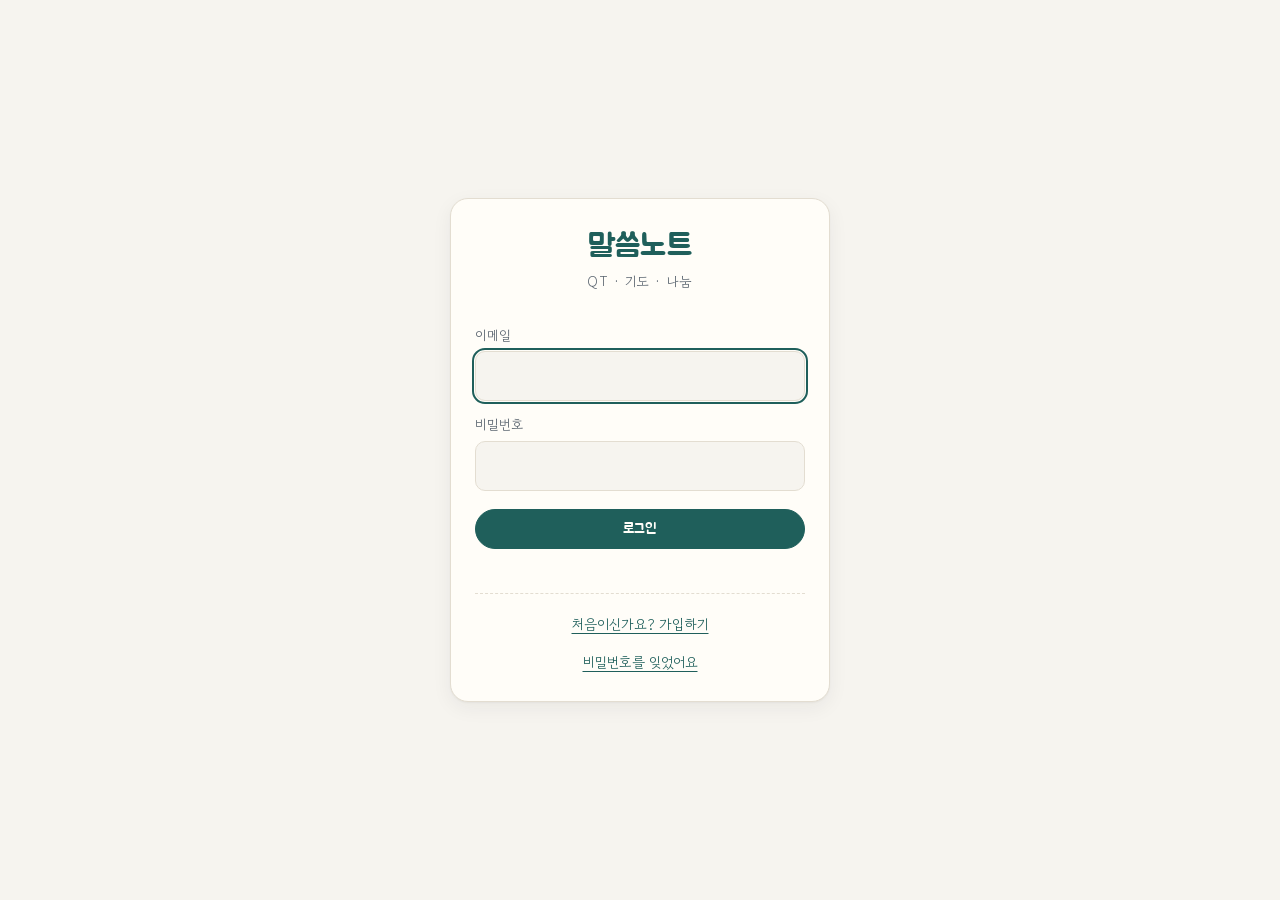
<file: index.html>
<!doctype html>
<html lang="ko" class="mnlocked"><head>
<meta charset="utf-8">
<meta name="viewport" content="width=device-width,initial-scale=1,viewport-fit=cover">
<title>말씀노트</title>
<meta name="description" content="QT · 기도노트 · 달력 · 나눔">
<meta name="theme-color" content="#1f5f5b">
<link rel="icon" href="data:image/svg+xml,%3Csvg xmlns='http://www.w3.org/2000/svg' viewBox='0 0 64 64'%3E%3Crect width='64' height='64' rx='14' fill='%231f5f5b'/%3E%3Cpath d='M18 16h12a6 6 0 0 1 6 6v28a5 5 0 0 0-5-5H18zM46 16H38a6 6 0 0 0-2 .3V50a5 5 0 0 1 5-5h5z' fill='%23fffdf8'/%3E%3C/svg%3E">
<style>:root{color-scheme:light;box-sizing:border-box;padding-top:env(safe-area-inset-top,0px);padding-bottom:env(safe-area-inset-bottom,0px)}html{scroll-padding-top:env(safe-area-inset-top,0px)}body{margin:0;padding:0;font:14px -apple-system,BlinkMacSystemFont,sans-serif;background:#fff;color:#000}img{max-width:100%}[hidden]:not([hidden=until-found i]){display:none!important}</style>
<link rel="stylesheet" href="mn.css?v=3">
<script>try{var t=localStorage.getItem("qt-theme");if(t==="dark"||t==="light")document.documentElement.setAttribute("data-theme",t);}catch(e){}</script>
</head><body>
<link rel="preconnect" href="https://fonts.googleapis.com">
<link rel="preconnect" href="https://fonts.gstatic.com" crossorigin>
<link rel="stylesheet" href="https://fonts.googleapis.com/css2?family=Gowun+Dodum&family=Jua&display=swap">
<style>
/* layout: 상단 고정 책 탭 + 테마 토글, 아래는 지적학 통합노트식 종이 노트(왼쪽 목차, 오른쪽 장 배너와 QT 블록) */
:root{
  --bg:#f6f4ef; --paper:#fffdf8; --ink:#1d2329; --sub:#5b6570; --line:#e3ddd1;
  --accent:#1f5f5b; --accent-soft:#e3efec;
  --word:#5b4a9e; --word-soft:#ece9f7; --word-line:#cfc7ee;
  --expl:#2e7d4f; --expl-soft:#e4f2e8; --expl-line:#bfe0ca;
  --med-bg:#ffffff; --med-line:#ddd6c8; --med-ink:#5b6570;
  --red:#c0362c; --red-soft:#fbe9e6; --gold:#a8741a; --gold-soft:#f8eed9; --hl:#ffe45c; --hl-ink:#1d2329;
  --sea:#cfe0ea; --sea-ink:#4f7590; --land:#f1ece0; --river:#5d93ba; --pin:#c0362c; --tribe:#3f3378;
  --coast:#8fb0c6; --hill:#e0d4ba; --plateau:#e9dfc8; --low:#e3ead2; --sand:#f3e7c8; --grid:rgba(90,110,130,.18);
  --shadow:0 1px 2px rgba(0,0,0,.04),0 6px 20px rgba(30,40,50,.06);
  --f-display:"Jua","Gowun Dodum","Apple SD Gothic Neo","Malgun Gothic",sans-serif;
  --f-body:"Gowun Dodum",system-ui,-apple-system,"Apple SD Gothic Neo","Malgun Gothic",sans-serif;
}
@media (prefers-color-scheme: dark){
  :root:not([data-theme="light"]){
    --bg:#15191d; --paper:#1d2227; --ink:#e7e3da; --sub:#9aa4ae; --line:#323a42;
    --accent:#6cc2b8; --accent-soft:#1f3634;
    --word:#c2b6f3; --word-soft:#2b2742; --word-line:#463f6b;
    --expl:#7fd6a0; --expl-soft:#1c3326; --expl-line:#2f5a40;
    --med-bg:#262c32; --med-line:#3c444c; --med-ink:#a7b0b9;
    --red:#ff7b6e; --red-soft:#3a2321; --gold:#e3b45a; --gold-soft:#3a3020; --hl:#7a6512; --hl-ink:#fff6cf;
    --sea:#18252f; --sea-ink:#7fa3bb; --land:#242a2f; --river:#5b8db3; --pin:#ff7b6e; --tribe:#d6ccff;
    --coast:#3d5a6e; --hill:#2e3439; --plateau:#2a2f33; --low:#223029; --sand:#2e2c25; --grid:rgba(160,180,200,.12);
    --shadow:none; color-scheme:dark;
  }
}
:root[data-theme="dark"]{
  --bg:#15191d; --paper:#1d2227; --ink:#e7e3da; --sub:#9aa4ae; --line:#323a42;
  --accent:#6cc2b8; --accent-soft:#1f3634;
  --word:#c2b6f3; --word-soft:#2b2742; --word-line:#463f6b;
  --expl:#7fd6a0; --expl-soft:#1c3326; --expl-line:#2f5a40;
  --med-bg:#262c32; --med-line:#3c444c; --med-ink:#a7b0b9;
  --red:#ff7b6e; --red-soft:#3a2321; --gold:#e3b45a; --gold-soft:#3a3020; --hl:#7a6512; --hl-ink:#fff6cf;
  --sea:#18252f; --sea-ink:#7fa3bb; --land:#242a2f; --river:#5b8db3; --pin:#ff7b6e; --tribe:#d6ccff;
    --coast:#3d5a6e; --hill:#2e3439; --plateau:#2a2f33; --low:#223029; --sand:#2e2c25; --grid:rgba(160,180,200,.12);
  --shadow:none; color-scheme:dark;
}
*{box-sizing:border-box}
html{scroll-behavior:smooth;scroll-padding-top:calc(var(--stickh,260px) + 12px)}
@media (prefers-reduced-motion: reduce){html{scroll-behavior:auto}}
body{margin:0;background:var(--bg);color:var(--ink);font-family:var(--f-body);line-height:1.75;font-size:16px;word-break:keep-all}
body::before{content:"";position:fixed;inset:0 0 auto;height:env(safe-area-inset-top,0px);z-index:30;background:var(--paper)}
.jua,.hero h1,.chap h2,.qt h2,.toc h4,.blk .lab,.tag,.stage b,.navbtn,.empty b{font-family:var(--f-display);font-weight:400}
h1,h2,h3{text-wrap:balance}
a{color:var(--accent)}
button,input,textarea,select{font:inherit;color:inherit}
:focus-visible{outline:2px solid var(--accent);outline-offset:2px}

/* top nav */
.topnav{position:sticky;isolation:isolate;top:env(safe-area-inset-top,0px);z-index:20;background:var(--paper);border-bottom:1px solid var(--line)}
.topnav .in{max-width:1200px;margin:0 auto;padding-block:8px;padding-left:max(16px,env(safe-area-inset-left,0px));padding-right:max(16px,env(safe-area-inset-right,0px));display:flex;align-items:center;gap:10px}
.brand{font-family:var(--f-display);color:var(--accent);font-size:17px;white-space:nowrap}
.bookbtn{display:inline-flex;align-items:center;gap:6px;border:1px solid var(--accent);background:var(--accent);color:var(--paper);padding:5px 12px 5px 15px;border-radius:999px;font-family:var(--f-display);font-size:16px;cursor:pointer;white-space:nowrap}
.bookbtn:hover{filter:brightness(1.08)}
.bookbtn svg{width:15px;height:15px;transition:transform .2s}
.bookbtn[aria-expanded="true"] svg{transform:rotate(180deg)}
.navsp{flex:1 1 auto}
.navsearch{position:relative;flex:0 1 260px;min-width:0}
.navsearch input{width:100%;border:1px solid var(--line);background:var(--bg);color:var(--ink);padding:7px 12px 7px 34px;border-radius:999px;font-size:14px}
.navsearch svg{position:absolute;left:11px;top:50%;transform:translateY(-50%);width:16px;height:16px;color:var(--sub);pointer-events:none}
.navsearch .cnt{position:absolute;right:12px;top:50%;transform:translateY(-50%);font-size:12px;color:var(--sub);pointer-events:none;font-variant-numeric:tabular-nums;background:var(--bg);padding-left:4px}
.navprog{display:flex;align-items:center;gap:8px;font-size:13px;color:var(--sub);white-space:nowrap;font-variant-numeric:tabular-nums}
.navprog .bar{width:96px;height:8px;background:var(--line);border-radius:99px;overflow:hidden;flex:0 0 auto}
.navprog .bar i{display:block;height:100%;width:0;background:var(--accent);transition:width .4s}
.navprog b{color:var(--ink);font-weight:700}
.iconbtn{flex:0 0 auto;width:38px;height:38px;border-radius:50%;border:1px solid var(--line);background:var(--bg);color:var(--ink);display:inline-flex;align-items:center;justify-content:center;cursor:pointer}
.iconbtn:hover{border-color:var(--accent)}
.iconbtn svg{width:19px;height:19px}
.navbrk{display:none}
@media (max-width:760px){
  .topnav .in{flex-wrap:wrap;row-gap:8px}
  .navsp{display:none}
  .themewrap{order:3;margin-left:auto}
  .navbrk{display:block;order:4;flex-basis:100%;height:0}
  .navprog{order:5;flex:0 1 auto}
  .navprog .lbl{display:none}
  .navprog .bar{width:64px}
  .navsearch{order:6;flex:1 1 140px}
}
.bookmenu{position:absolute;left:0;right:0;top:100%;z-index:25;background:var(--paper);border-bottom:1px solid var(--line);box-shadow:0 12px 30px rgba(0,0,0,.12);max-height:min(70vh,620px);overflow:auto}
.bookmenu .in2{max-width:1200px;margin:0 auto;padding-block:12px 16px;padding-left:max(16px,env(safe-area-inset-left,0px));padding-right:max(16px,env(safe-area-inset-right,0px))}
.bookmenu h5{margin:10px 0 6px;font-family:var(--f-display);font-weight:400;font-size:15px;color:var(--accent)}
.bookmenu .grid{display:grid;grid-template-columns:repeat(auto-fill,minmax(122px,1fr));gap:6px}
.bk{display:flex;align-items:center;justify-content:space-between;gap:4px;border:1px solid var(--line);background:var(--bg);color:var(--ink);border-radius:10px;padding:6px 10px;font-size:14.5px;cursor:pointer;text-align:left;min-width:0}
.bk:hover{border-color:var(--accent)}
.bk span{overflow:hidden;text-overflow:ellipsis;white-space:nowrap}
.bk small{flex:0 0 auto;font-size:11.5px;color:var(--accent);background:var(--accent-soft);border-radius:999px;padding:0 6px;font-variant-numeric:tabular-nums}
.bk[aria-current="true"]{background:var(--accent);border-color:var(--accent);color:var(--paper)}
.bk[aria-current="true"] small{background:var(--paper);color:var(--accent)}
.bookmenu .note{font-size:12.5px;color:var(--sub);margin-top:10px}

.heroband{position:sticky;top:calc(var(--navh,56px) + env(safe-area-inset-top,0px));z-index:15;background:var(--bg);border-bottom:1px solid var(--line)}
header.hero{max-width:1200px;margin:0 auto;padding-block:16px 12px;padding-left:max(16px,env(safe-area-inset-left,0px));padding-right:max(16px,env(safe-area-inset-right,0px));display:grid;grid-template-columns:minmax(0,1fr) minmax(280px,440px);gap:12px 28px;align-items:end}
.hero .eyebrow{color:var(--accent);font-size:13.5px;font-weight:700;letter-spacing:.04em}
.hero h1{font-size:clamp(26px,3.6vw,38px);line-height:1.2;margin:2px 0 4px}
.hero p{color:var(--sub);margin:0;max-width:640px;font-size:15px}
.hero .titlerow{display:flex;align-items:center;gap:10px 16px;flex-wrap:wrap}
.tabs{display:inline-flex;gap:4px;margin-top:0;padding:4px;border:1px solid var(--line);border-radius:999px;background:var(--paper)}
.tabs button{border:0;background:transparent;color:var(--sub);padding:6px 16px;border-radius:999px;font-family:var(--f-display);font-size:15px;cursor:pointer;white-space:nowrap}
.tabs button:hover{color:var(--ink)}
.tabs button[aria-selected="true"]{background:var(--accent);color:var(--paper)}
.chpanel{min-width:0;background:var(--paper);border:1px solid var(--line);border-radius:14px;padding:10px 12px}
.chhead{display:flex;align-items:baseline;gap:8px 12px;flex-wrap:wrap;margin-bottom:8px}
.chhead b{font-family:var(--f-display);font-weight:400;color:var(--accent);font-size:15px}
.chpanel .chlegend{margin:0;gap:10px;font-size:12px}
.chpanel .chaps{grid-template-columns:repeat(auto-fill,minmax(28px,1fr));gap:5px;max-height:calc(3 * 30px + 2 * 5px);overflow:auto;padding:1px}
.chpanel .ch{font-size:13px;border-radius:7px;min-height:28px}
@media (max-width:760px){
  header.hero{grid-template-columns:1fr;padding-block:10px 10px;gap:8px}
  .hero .eyebrow,.hero p{display:none}
  .hero .titlerow{display:flex;align-items:center;gap:10px;flex-wrap:wrap}
  .hero h1{font-size:24px;margin:0}
  .tabs{margin-top:0}
  .tabs button{padding:5px 12px;font-size:14px}
  .chpanel{padding:8px 10px}
  .chhead{margin-bottom:6px}
  .chpanel .chaps{display:grid;grid-auto-flow:column;grid-template-rows:28px;grid-template-columns:none;grid-auto-columns:28px;max-height:none;overflow-x:auto;overflow-y:hidden;padding-bottom:4px}
}
.btn{border:1px solid var(--line);background:var(--paper);color:var(--ink);padding:7px 14px;border-radius:999px;font-size:14px;cursor:pointer}
.btn:hover{border-color:var(--accent)}
.btn[aria-pressed="true"],.btn.primary{background:var(--accent);color:var(--paper);border-color:var(--accent)}
.btn.danger{color:var(--red);border-color:var(--red)}
.btn.danger.armed{background:var(--red);color:var(--paper)}
.btn:disabled{opacity:.45;cursor:default}

.wrap.single{grid-template-columns:1fr}
.view{padding-top:18px}
.wrap{max-width:1200px;margin:0 auto;padding-left:max(16px,env(safe-area-inset-left,0px));padding-right:max(16px,env(safe-area-inset-right,0px));display:grid;grid-template-columns:220px 1fr;gap:30px}
@media (max-width:920px){.wrap{grid-template-columns:1fr}.toc{display:none}}
.toc{position:sticky;top:calc(var(--stickh,260px) + 12px);align-self:start;max-height:calc(100vh - var(--stickh,260px) - 24px);overflow:auto;padding:10px 0;font-size:13.5px}
.toc h4{margin:16px 0 4px;font-size:15px;color:var(--accent)}
.toc a{display:block;padding:2px 8px;border-radius:6px;color:var(--ink);text-decoration:none;line-height:1.5}
.toc a:hover{background:var(--accent-soft)}
.toc a small{color:var(--sub);font-size:12px;font-variant-numeric:tabular-nums}
.toc .none{color:var(--sub);padding:2px 8px}
main{min-width:0;padding-bottom:80px}

.chap{margin:30px 0 10px;padding:18px 20px;border-radius:16px;background:var(--accent);color:var(--paper)}
.chap h2{margin:0;font-size:26px}
.chap p{margin:4px 0 0;opacity:.9;font-size:14.5px}
.chap .cnum{font-family:var(--f-display);font-size:14px;opacity:.85}
.card{background:var(--paper);border:1px solid var(--line);border-radius:14px;padding:22px 24px;margin:14px 0;box-shadow:var(--shadow);min-width:0}
@media (max-width:600px){.card{padding:18px 15px}}
.card h3{font-size:17px;margin:0 0 8px;font-family:var(--f-display);font-weight:400}

.chaps{display:grid;grid-template-columns:repeat(auto-fill,minmax(38px,1fr));gap:6px}
.ch{aspect-ratio:1;max-width:100%;border:1px solid var(--line);border-radius:8px;display:flex;align-items:center;justify-content:center;font-family:var(--f-display);font-size:15px;background:var(--bg);color:var(--sub);text-decoration:none;font-variant-numeric:tabular-nums}
.ch.on{background:var(--accent);border-color:var(--accent);color:var(--paper)}
.chlegend{display:flex;gap:14px;font-size:13px;color:var(--sub);margin-top:8px;flex-wrap:wrap}
.chlegend i{display:inline-block;width:12px;height:12px;border-radius:3px;vertical-align:-1px;margin-right:4px;border:1px solid var(--line);background:var(--bg)}
.chlegend i.on{background:var(--accent);border-color:var(--accent)}

/* QT block */
.qtbar{display:flex;gap:8px;align-items:center;flex-wrap:wrap;margin:6px 0}
.qtbar span{font-size:13px;color:var(--sub)}
.qtbar .grow{flex:1 1 auto}
.qt{scroll-margin-top:0}
.qt.hide{display:none}
.qt h2{margin:0 0 6px;font-size:22px;display:flex;align-items:baseline;gap:8px;flex-wrap:wrap}
.tag{font-size:12.5px;border-radius:999px;padding:1px 10px;line-height:1.6;font-variant-numeric:tabular-nums}
.tag.date{background:var(--accent-soft);color:var(--accent)}
.tag.ref{background:var(--word-soft);color:var(--word)}
.summary{color:var(--sub);margin:4px 0 6px}
.summary p{margin:0}
.summary p+p,.summary p+ul,.summary ul+p{margin-top:.6em}
.blocks{display:flex;flex-direction:column;gap:10px;margin-top:12px}
.blk{border-radius:12px;padding:12px 14px;border:1px solid transparent;min-width:0}
.blk .lab{font-size:14.5px;display:flex;align-items:center;gap:8px}
.blk .lab .dot{display:none}
.blk{--ind:40px;--ind2:18px}
.blk .body{margin-top:4px;font-size:15.5px}
.verses .pre{padding-left:var(--ind)}
.blk.expl .body,.blk.med .body{padding-left:var(--ind2)}
.blk .body p{margin:0;line-height:1.6}
.blk .body p+p,.blk .body p+ul,.blk .body ul+p{margin-top:.6em}
.vt .vp+.vp{margin-top:.5em}
.vt .vp{display:block}
.ln{display:block}
.ln.li{padding-left:1.15em;text-indent:-1.15em}
.ln .vb{display:inline-block;width:1.15em;text-indent:0;color:var(--ink)}
.rte .bul{display:inline-block;width:1.15em;overflow:hidden;white-space:nowrap;color:transparent;text-indent:0;position:relative;user-select:none;-webkit-user-select:none;vertical-align:top}
.rte .bul::before{content:"•";position:absolute;left:.1em;top:0;color:var(--ink)}
.rte>div.li{padding-left:1.15em;text-indent:-1.15em}
.blk.word{background:var(--word-soft);border-color:var(--word-line)} .blk.word .lab{color:var(--word)} .blk.word .dot{background:var(--word)}
.blk.word .body{font-size:16px}
.blk.expl{background:var(--expl-soft);border-color:var(--expl-line)} .blk.expl .lab{color:var(--expl)} .blk.expl .dot{background:var(--expl)}
.blk.med{background:var(--med-bg);border-color:var(--med-line)} .blk.med .lab{color:var(--med-ink)} .blk.med .dot{background:var(--med-ink)}
.blk strong,.summary strong,.rte b,.rte strong{font-weight:700;font-size:calc(1em + 1pt);color:var(--ink)}
mark.hl,.rte mark{background:var(--hl);color:var(--hl-ink);padding:0 .12em;border-radius:3px;-webkit-box-decoration-break:clone;box-decoration-break:clone}
.verses{display:flex;flex-direction:column;gap:.85em;margin:6px 0 2px}
.verses .pre{margin:0 0 .2em}
.vs{display:grid;grid-template-columns:calc(var(--ind) - 8px) minmax(0,1fr);column-gap:8px;align-items:baseline}
.vn{font-family:var(--f-display);color:var(--word);font-size:13px;text-align:right;font-variant-numeric:tabular-nums;line-height:1;opacity:.9}
.vt{line-height:1.55;min-width:0}
.rte{width:100%;min-height:74px;margin-top:6px;border:1px solid var(--line);border-radius:10px;background:var(--paper);color:var(--ink);padding:8px 12px;font-size:15.5px;line-height:1.7;white-space:normal;word-break:keep-all;overflow-wrap:anywhere;cursor:text}
.rte:focus{outline:2px solid var(--accent);outline-offset:1px}
.rte:empty::before{content:attr(data-ph);color:var(--sub);pointer-events:none}
.blk .rte{transition:background-color .2s,border-color .2s}
.blk .rte:not(:empty){background:transparent;border-color:transparent;padding-left:0;padding-right:4px;margin-left:-1px}
.rte.word>div:not(.ev){padding-left:var(--ind)}
.blk.expl .rte:not(:empty),.blk.med .rte:not(:empty){padding-left:var(--ind2)}
.blk .rte:not(:empty):hover{border-color:var(--line)}
.blk.word .rte:not(:empty):focus{outline-color:var(--word)}
.blk.expl .rte:not(:empty):focus{outline-color:var(--expl)}
.blk.med .rte:not(:empty):focus{outline-color:var(--med-ink)}
.rte.sum{background:var(--bg)}
.rte>div{line-height:1.6}
.rte>div+div{margin-top:.6em}
.rte>div.sl{margin-top:0}
.rte.word .ev{padding-left:var(--ind);text-indent:calc(-1 * var(--ind));line-height:1.55}
.rte.word>div+.ev{margin-top:.85em}
.rte.word .ev.cont{margin-top:.5em;text-indent:0}
.rte.word .evn{display:inline-block;width:calc(var(--ind) - 8px);margin-right:4px;text-indent:0;text-align:right;color:var(--word);font-family:var(--f-display);font-size:13px;font-variant-numeric:tabular-nums}
.kbd{display:inline-block;border:1px solid var(--line);border-bottom-width:2px;border-radius:5px;padding:0 5px;font-size:11.5px;line-height:1.5;background:var(--bg);color:var(--ink);font-family:var(--f-body)}
mark.hit{background:var(--gold);color:var(--paper);border-radius:3px;padding:0 1px}
.qtfoot{display:flex;gap:8px;flex-wrap:wrap;align-items:center;margin-top:14px}
.qt.fold{padding-block:16px;transition:box-shadow .2s,border-color .2s}
.qt.fold:not(.open):hover{border-color:var(--accent)}
.qthead{display:flex;gap:12px;align-items:flex-start;cursor:pointer}
.qthead .hmain{flex:1 1 auto;min-width:0}
.qthead h2{margin:0}
.qthead h2 button{all:unset;cursor:pointer;display:inline;font:inherit;color:inherit}
.qthead h2 button:focus-visible{outline:2px solid var(--accent);outline-offset:3px;border-radius:4px}
.qthead .summary{margin:6px 0 0}
.qthead .chev{flex:0 0 auto;width:34px;height:34px;border-radius:50%;border:1px solid var(--line);background:var(--bg);display:inline-flex;align-items:center;justify-content:center;color:var(--sub);margin-top:-2px}
.qthead .chev svg{width:16px;height:16px;transition:transform .25s}
.qt.open .qthead .chev svg{transform:rotate(180deg)}
.qt.open .qthead .chev{color:var(--accent);border-color:var(--accent)}
.kinds{display:flex;gap:6px;flex-wrap:wrap;margin-top:8px}
.kinds span{font-size:12px;border-radius:999px;padding:0 9px;line-height:1.7}
.kinds .word{background:var(--word-soft);color:var(--word)}
.kinds .expl{background:var(--expl-soft);color:var(--expl)}
.kinds .med{background:var(--med-bg);color:var(--med-ink);border:1px solid var(--med-line)}
.qt.open .kinds{display:none}
.qtbody{display:grid;grid-template-rows:0fr;transition:grid-template-rows .3s ease}
.qtbody>.in{overflow:hidden;min-height:0}
.qt.open .qtbody{grid-template-rows:1fr}
.qt.open .qtbody>.in{overflow:visible}
@media (prefers-reduced-motion: reduce){.qtbody{transition:none}}
.foldall{display:inline-flex;gap:6px}
.qtfoot .st{font-size:12.5px;color:var(--sub);margin-left:auto}

/* edit mode */
.ed .f{display:block;font-size:13px;color:var(--sub);margin:10px 0 3px}
.ed input[type=text],.ed input[type=date],.ed textarea{width:100%;border:1px solid var(--line);border-radius:10px;background:var(--bg);color:var(--ink);padding:8px 12px;font-size:15.5px}
.ed .row2{display:grid;grid-template-columns:minmax(0,1fr) minmax(0,1.4fr);gap:10px}
@media (max-width:560px){.ed .row2{grid-template-columns:1fr}}
.ed .tt{font-family:var(--f-display);font-size:20px !important}
.ed textarea{resize:vertical;min-height:70px;line-height:1.65}
.blk .ctl{margin-left:auto;display:flex;gap:4px}
.blk .ctl button{border:1px solid var(--line);background:var(--paper);border-radius:8px;padding:2px 9px;font-size:13px;cursor:pointer;color:var(--ink)}
.blk .ctl button:hover{border-color:var(--accent)}
.blk .ctl button:disabled{opacity:.35;cursor:default}
.blk .ctl button.armed{background:var(--red);color:var(--paper);border-color:var(--red)}
.blk .ctl button.grip{cursor:grab;touch-action:none;padding:2px 7px;display:inline-flex;align-items:center;gap:4px}
.blk .ctl button.grip svg{width:14px;height:14px}
.blk .ctl button.grip:active{cursor:grabbing}
.blk.dragging{opacity:.35;outline:2px dashed var(--accent);outline-offset:2px}
.blk-ghost{position:fixed;left:0;top:0;z-index:50;pointer-events:none;opacity:.6;box-shadow:0 14px 34px rgba(0,0,0,.22);transform-origin:20px 20px;margin:0}
.blk-ghost .ctl{visibility:hidden}
body.blkdrag,body.blkdrag *{cursor:grabbing !important;user-select:none !important;-webkit-user-select:none !important}
@media (prefers-reduced-motion: no-preference){.blocks>.blk{transition:transform .15s ease}}
.blk textarea{margin-top:6px;background:var(--paper) !important}
.adders{display:flex;gap:8px;flex-wrap:wrap;margin-top:12px;padding-top:12px;border-top:1px dashed var(--line)}
.adders span{font-size:13px;color:var(--sub);align-self:center}
.addb{border-radius:999px;padding:6px 14px;font-size:14px;cursor:pointer;border:1px dashed}
.addb.word{background:var(--word-soft);color:var(--word);border-color:var(--word)}
.addb.expl{background:var(--expl-soft);color:var(--expl);border-color:var(--expl)}
.addb.med{background:var(--med-bg);color:var(--med-ink);border-color:var(--med-ink)}
.hint{font-size:12.5px;color:var(--sub);margin-top:6px}

.empty{border:1px dashed var(--line);border-radius:14px;padding:26px 22px;text-align:center;color:var(--sub);background:var(--paper)}
.empty b{font-size:19px;color:var(--ink);display:block;margin-bottom:4px}
.empty .btn{margin-top:12px}

/* map */
.mapgrid{display:grid;grid-template-columns:minmax(0,1.15fr) minmax(0,1fr);gap:18px;align-items:start}
.mapgrid.big{grid-template-columns:1fr}
@media (max-width:860px){.mapgrid{grid-template-columns:1fr}}
.mapfig{margin:0;position:sticky;top:calc(var(--stickh,260px) + 12px)}
.mapgrid.big .mapfig,.mapfig.static{position:static}
@media (max-width:860px){.mapfig{position:static}}
.mapbox{position:relative;border-radius:14px;overflow:hidden;border:1px solid var(--line);background:var(--sea);touch-action:none;user-select:none;-webkit-user-select:none;cursor:grab}
.mapbox.drag{cursor:grabbing}
.mapbox:focus-visible{outline:2px solid var(--accent);outline-offset:2px}
.mapbox svg{width:100%;display:block;height:max(380px,calc(100vh - var(--stickh,260px) - 140px))}
.mapside{display:flex;flex-direction:column;min-height:0;max-height:max(440px,calc(100vh - var(--stickh,260px) - 90px))}
.mapside .stages{overflow:auto;min-height:0;flex:0 1 auto;padding:2px 4px 2px 0}
.mapgrid.big .mapside{max-height:none}
.mapgrid.big .mapside .stages{overflow:visible}
@media (max-width:860px){.mapbox svg{height:62vh;min-height:360px}.mapside{max-height:none}.mapside .stages{overflow:visible}}
.mapgrid.big .mapbox svg{height:max(420px,calc(100vh - var(--stickh,260px) - 80px))}
.mapctl{position:absolute;top:10px;right:10px;display:flex;flex-direction:column;gap:6px;z-index:2}
.mapctl button{width:36px;height:36px;border-radius:10px;border:1px solid var(--line);background:var(--paper);color:var(--ink);font-size:18px;line-height:1;cursor:pointer;display:flex;align-items:center;justify-content:center;box-shadow:var(--shadow)}
.mapctl button:hover{border-color:var(--accent)}
.mapctl button svg{width:18px;height:18px}
.mapctl button:disabled{opacity:.4;cursor:default}
.north{position:absolute;top:10px;left:10px;z-index:2;width:34px;height:42px;border-radius:10px;background:var(--paper);border:1px solid var(--line);display:flex;flex-direction:column;align-items:center;justify-content:center;font-family:var(--f-display);font-size:13px;color:var(--ink);pointer-events:none}
.north svg,.mapbox .north svg{width:14px;height:16px;min-height:0}
.scale{position:absolute;left:10px;bottom:10px;z-index:2;background:color-mix(in srgb,var(--paper) 88%,transparent);border:1px solid var(--line);border-radius:8px;padding:4px 8px 3px;font-size:11.5px;color:var(--ink);pointer-events:none;font-variant-numeric:tabular-nums}
.scale i{display:block;height:6px;border:1.5px solid var(--ink);border-top:0;margin-bottom:2px}
.zoomlv{position:absolute;right:10px;bottom:10px;z-index:2;background:color-mix(in srgb,var(--paper) 88%,transparent);border:1px solid var(--line);border-radius:8px;padding:2px 8px;font-size:11.5px;color:var(--sub);pointer-events:none;font-variant-numeric:tabular-nums}
.maphint{position:absolute;left:50%;top:50%;transform:translate(-50%,-50%);z-index:3;background:color-mix(in srgb,var(--ink) 82%,transparent);color:var(--paper);padding:8px 14px;border-radius:10px;font-size:14px;pointer-events:none;opacity:0;transition:opacity .25s}
.maphint.on{opacity:1}
.tip{position:absolute;z-index:4;max-width:240px;background:var(--paper);color:var(--ink);border:1px solid var(--line);border-radius:12px;padding:10px 12px 9px;box-shadow:0 6px 24px rgba(0,0,0,.18);font-size:13.5px;line-height:1.55;pointer-events:auto}
.tip b{font-family:var(--f-display);font-weight:400;font-size:16px;display:block;color:var(--accent)}
.tip .unc{font-size:11.5px;color:var(--sub);margin-left:4px;font-family:var(--f-body)}
.tip p{margin:2px 0 0}
.tip button{position:absolute;top:4px;right:6px;border:0;background:none;color:var(--sub);font-size:16px;cursor:pointer;padding:2px 4px}
.mapfig figcaption{font-size:12.5px;color:var(--sub);margin-top:8px;display:flex;gap:10px 14px;flex-wrap:wrap;align-items:center}
.mapfig figcaption .lg{display:inline-flex;align-items:center;gap:5px}
.sw{display:inline-block;width:10px;height:10px;border-radius:50%;background:var(--pin)}
.sw.unc{background:transparent;border:1.5px dashed var(--pin)}
.sw.line{width:18px;height:3px;border-radius:2px;background:var(--pin)}
.sw.hill{border-radius:3px;background:var(--hill)}
.sw.plat{border-radius:3px;background:var(--plateau)}
.mapfig figcaption .sp{flex:1 1 auto}
svg text{font-family:var(--f-body)}
.m-sea{fill:var(--sea)}
.m-land{fill:var(--land)}
.m-coast{fill:none;stroke:var(--coast);stroke-width:calc(1.2px / var(--z,1))}
.m-hill{fill:var(--hill)}
.m-plat{fill:var(--plateau)}
.m-low{fill:var(--low)}
.m-sand{fill:var(--sand)}
.m-water{fill:var(--sea);stroke:var(--river);stroke-width:calc(1px / var(--z,1))}
.m-river{fill:none;stroke:var(--river);stroke-width:calc(2.2px / var(--z,1));stroke-linecap:round;stroke-linejoin:round}
.m-trib{fill:none;stroke:var(--river);stroke-width:calc(1.3px / var(--z,1));stroke-linecap:round;stroke-linejoin:round;opacity:.85}
.m-grid{fill:none;stroke:var(--grid);stroke-width:calc(.6px / var(--z,1));stroke-dasharray:calc(3px / var(--z,1)) calc(4px / var(--z,1))}
.m-tri{stroke:var(--paper);stroke-width:calc(1.2px / var(--z,1));fill-opacity:.38;stroke-opacity:.9}
.m-route{fill:none;stroke:var(--pin);stroke-width:calc(3px / var(--z,1));stroke-linecap:round;stroke-linejoin:round}
.m-routeglow{fill:none;stroke:var(--paper);stroke-width:calc(7px / var(--z,1));stroke-linecap:round;stroke-linejoin:round;opacity:.8}
.m-route.dash{stroke-dasharray:calc(7px / var(--z,1)) calc(6px / var(--z,1))}
.m-head{fill:var(--pin)}
.m-sealab{fill:var(--sea-ink);font-size:14px;font-style:italic;letter-spacing:.3em}
.m-base{fill:var(--sub);font-size:11.5px;paint-order:stroke;stroke:var(--land);stroke-width:3px;stroke-linejoin:round}
.m-water-lab{fill:var(--sea-ink);font-size:11.5px;font-style:italic}
.m-region{fill:var(--sub);font-size:11px;letter-spacing:.25em;opacity:.8}
.m-big{fill:var(--sub);font-family:var(--f-display);font-size:15px;letter-spacing:.35em;opacity:.7}
.maphead{margin:0 0 10px;display:flex;align-items:baseline;gap:8px;flex-wrap:wrap}.maphead b{font-family:var(--f-display);font-size:19px}.maphead span{color:var(--sub);font-size:13.5px}
.m-mtn{fill:var(--sub)}
.m-tribe{fill:var(--tribe);font-family:var(--f-display);font-size:15px;paint-order:stroke;stroke:var(--land);stroke-width:3px;stroke-linejoin:round}
.m-past{fill:var(--sub);opacity:.5}
.pin{cursor:pointer}
.pin .hit{fill:transparent}
.m-dot{fill:var(--pin);stroke:var(--paper);stroke-width:1.8}
.m-dot.unc{fill:var(--paper);stroke:var(--pin);stroke-width:1.8;stroke-dasharray:2.6 2}
.pin:hover .m-dot,.pin.sel .m-dot{stroke:var(--ink)}
.m-lab{fill:var(--ink);font-size:13.5px;paint-order:stroke;stroke:var(--land);stroke-width:4px;stroke-linejoin:round}
.pin.sel .m-lab{font-weight:700}
.m-num{fill:var(--paper);font-size:10px;font-weight:700;pointer-events:none}
@media (prefers-reduced-motion: no-preference){
  .m-route.draw{stroke-dasharray:var(--len);stroke-dashoffset:var(--len);animation:draw 1.3s ease-out forwards}
  @keyframes draw{to{stroke-dashoffset:0}}
  .pin{animation:pop .35s ease-out both}
  @keyframes pop{from{opacity:0}to{opacity:1}}
}
.stages{list-style:none;margin:0;padding:0;display:flex;flex-direction:column;gap:6px}
.stage{display:grid;grid-template-columns:86px 1fr;gap:10px;align-items:baseline;width:100%;text-align:left;border:1px solid var(--line);background:var(--bg);color:var(--ink);border-radius:10px;padding:8px 12px;cursor:pointer}
.stage:hover{border-color:var(--accent)}
.stage .rg{font-size:12.5px;color:var(--sub);font-variant-numeric:tabular-nums}
.stage b{font-size:15.5px}
.stage .qtc{font-size:12px;color:var(--accent);margin-left:6px;font-family:var(--f-body)}
.stage[aria-current="step"]{background:var(--accent);border-color:var(--accent);color:var(--paper)}
.stage[aria-current="step"] .rg,.stage[aria-current="step"] .qtc{color:var(--paper);opacity:.85}
.stagenav{display:flex;gap:8px;align-items:center;margin:10px 0 0;flex-wrap:wrap}
.stagenav .cnt{font-size:13px;color:var(--sub);font-variant-numeric:tabular-nums}
.stagedetail{margin-top:12px;border-radius:10px;padding:12px 14px;background:var(--gold-soft);font-size:15px}
.stagedetail b.t{display:block;font-family:var(--f-display);font-weight:400;color:var(--gold);font-size:15.5px}
.stagedetail p{margin:4px 0}
.qtlinks{display:flex;flex-wrap:wrap;gap:6px;margin-top:6px}
.qtlinks a{font-size:13.5px;border:1px solid var(--accent);border-radius:999px;padding:2px 10px;text-decoration:none}
.toggle{display:inline-flex;gap:6px;align-items:center;font-size:13.5px;color:var(--sub);cursor:pointer}
.toggle input{accent-color:var(--accent);width:16px;height:16px}
footer{color:var(--sub);font-size:13px;border-top:1px solid var(--line);padding-top:16px;margin-top:40px}
/* ---------- 기도노트 ---------- */
:root[data-mode="pray"]{--accent:#9b3a5a;--accent-soft:#f7e6ec}
@media (prefers-color-scheme: dark){:root[data-mode="pray"]:not([data-theme="light"]){--accent:#f29bb5;--accent-soft:#3b232b}}
:root[data-mode="pray"][data-theme="dark"]{--accent:#f29bb5;--accent-soft:#3b232b}
:root{--sit:#4f6273;--sit-soft:#eef1f4;--sit-line:#d3dbe3;--req:#9b3a5a;--req-soft:#f8e9ef;--req-line:#ecc7d4;--ans:#a0700f;--ans-soft:#f8eed9;--ans-line:#ead6a6;
  --c-me:#9b3a5a;--c-me-s:#f7e6ec;--c-home:#b0581f;--c-home-s:#fbe9db;--c-church:#2e7d4f;--c-church-s:#e4f2e8;--c-ccc:#2f5f9e;--c-ccc-s:#e3ecf8;--c-etc:#5b6570;--c-etc-s:#ecebe7}
@media (prefers-color-scheme: dark){:root:not([data-theme="light"]){--sit:#a9bccb;--sit-soft:#232b32;--sit-line:#38444f;--req:#f29bb5;--req-soft:#36222a;--req-line:#5a3442;--ans:#e8bd62;--ans-soft:#352d1d;--ans-line:#5a4a26;
  --c-me:#f29bb5;--c-me-s:#3b232b;--c-home:#f0a978;--c-home-s:#3a2a1f;--c-church:#7fd6a0;--c-church-s:#1c3326;--c-ccc:#8db6ef;--c-ccc-s:#1f2b3d;--c-etc:#a7b0b9;--c-etc-s:#2a3036}}
:root[data-theme="dark"]{--sit:#a9bccb;--sit-soft:#232b32;--sit-line:#38444f;--req:#f29bb5;--req-soft:#36222a;--req-line:#5a3442;--ans:#e8bd62;--ans-soft:#352d1d;--ans-line:#5a4a26;
  --c-me:#f29bb5;--c-me-s:#3b232b;--c-home:#f0a978;--c-home-s:#3a2a1f;--c-church:#7fd6a0;--c-church-s:#1c3326;--c-ccc:#8db6ef;--c-ccc-s:#1f2b3d;--c-etc:#a7b0b9;--c-etc-s:#2a3036}
:root[data-mode="pray"] #bookbtn,:root[data-mode="pray"] #navprog,:root[data-mode="pray"] #bookmenu,:root[data-mode="pray"] #heroband,:root[data-mode="pray"] #view-qt,:root[data-mode="pray"] #view-map{display:none!important}
:root:not([data-mode="pray"]) #prayband,:root:not([data-mode="pray"]) #view-pray{display:none!important}
.modesw{display:inline-flex;gap:2px;padding:3px;border:1px solid var(--line);border-radius:999px;background:var(--bg);flex:0 0 auto}
.modesw button{border:0;background:transparent;color:var(--sub);padding:4px 12px;border-radius:999px;font-family:var(--f-display);font-size:15px;cursor:pointer;white-space:nowrap}
.modesw button:hover{color:var(--ink)}
.modesw button[aria-selected="true"]{background:var(--accent);color:var(--paper)}
@media (max-width:420px){.modesw .lg{display:none}.modesw button{padding:4px 10px}}
.tabs .n{font-family:var(--f-body);font-size:12.5px;opacity:.85;margin-left:3px;font-variant-numeric:tabular-nums}
.pcats{display:flex;flex-wrap:wrap;gap:5px}
.pcat{display:inline-flex;align-items:center;gap:6px;border:1px solid var(--line);background:var(--bg);color:var(--ink);border-radius:999px;padding:3px 10px;font-size:14px;cursor:pointer;font-family:var(--f-display)}
.pcat small{font-family:var(--f-body);font-size:12px;color:var(--sub);font-variant-numeric:tabular-nums}
.pcat:hover{border-color:var(--accent)}
.pcat[aria-pressed="true"]{background:var(--accent);border-color:var(--accent);color:var(--paper)}
.pcat[aria-pressed="true"] small{color:var(--paper);opacity:.85}
.ctag{font-family:var(--f-display);font-size:12.5px;border-radius:999px;padding:1px 10px;line-height:1.6}
.ctag.c-me{background:var(--c-me-s);color:var(--c-me)}.ctag.c-home{background:var(--c-home-s);color:var(--c-home)}.ctag.c-church{background:var(--c-church-s);color:var(--c-church)}.ctag.c-ccc{background:var(--c-ccc-s);color:var(--c-ccc)}.ctag.c-etc{background:var(--c-etc-s);color:var(--c-etc)}
.tag.ansd{background:var(--ans-soft);color:var(--ans)}
.pr .qthead{align-items:flex-start}
.pchk{position:relative;flex:0 0 auto;width:30px;height:30px;margin-top:1px;display:inline-flex;align-items:center;justify-content:center;cursor:pointer}
.pchk input{position:absolute;inset:0;opacity:0;margin:0;cursor:pointer}
.pchk .box{width:24px;height:24px;border:2px solid var(--accent);border-radius:8px;background:var(--paper);display:inline-flex;align-items:center;justify-content:center;transition:background .15s,border-color .15s}
.pchk .box svg{width:15px;height:15px;opacity:0;transform:scale(.6);transition:opacity .15s,transform .15s;color:var(--paper)}
.pchk input:checked+.box{background:var(--ans);border-color:var(--ans)}
.pchk input:checked+.box svg{opacity:1;transform:none}
.pchk input:focus-visible+.box{outline:2px solid var(--accent);outline-offset:2px}
.pchk input:disabled{cursor:default}.pchk input:disabled+.box{opacity:.5}
.pr .preview{color:var(--sub);margin:6px 0 0;font-size:15px;display:-webkit-box;-webkit-line-clamp:2;-webkit-box-orient:vertical;overflow:hidden}
.pr.leaving{opacity:0;transform:translateY(-6px);transition:opacity .25s,transform .25s}
.blk.sit{background:var(--sit-soft);border-color:var(--sit-line)} .blk.sit .lab{color:var(--sit)}
.blk.req{background:var(--req-soft);border-color:var(--req-line)} .blk.req .lab{color:var(--req)}
.blk.ans{background:var(--ans-soft);border-color:var(--ans-line)} .blk.ans .lab{color:var(--ans)}
.blk.sit .body,.blk.req .body,.blk.ans .body{padding-left:var(--ind2)}
.blk.sit .rte:not(:empty),.blk.req .rte:not(:empty),.blk.ans .rte:not(:empty){padding-left:var(--ind2)}
.blk.sit .rte:not(:empty):focus{outline-color:var(--sit)}.blk.req .rte:not(:empty):focus{outline-color:var(--req)}.blk.ans .rte:not(:empty):focus{outline-color:var(--ans)}
.kinds .sit{background:var(--sit-soft);color:var(--sit)}.kinds .req{background:var(--req-soft);color:var(--req)}.kinds .ans{background:var(--ans-soft);color:var(--ans)}
.addb.sit{background:var(--sit-soft);color:var(--sit);border-color:var(--sit)}
.addb.req{background:var(--req-soft);color:var(--req);border-color:var(--req)}
.addb.ans{background:var(--ans-soft);color:var(--ans);border-color:var(--ans)}
.pcrow{display:flex;flex-wrap:wrap;gap:6px;margin-top:2px}
.pcrow label{position:relative;cursor:pointer}
.pcrow input{position:absolute;opacity:0;width:1px;height:1px}
.pcrow span{display:inline-block;border:1px solid var(--line);background:var(--bg);border-radius:999px;padding:5px 14px;font-size:14.5px;font-family:var(--f-display)}
.pcrow input:checked+span{background:var(--accent);border-color:var(--accent);color:var(--paper)}
.pcrow input:focus-visible+span{outline:2px solid var(--accent);outline-offset:2px}
.pansrow{display:flex;flex-wrap:wrap;align-items:center;gap:8px 14px;margin-top:12px;padding:10px 12px;border:1px dashed var(--ans-line);border-radius:12px;background:var(--ans-soft)}
.pansrow .pl{display:inline-flex;align-items:center;gap:8px;font-family:var(--f-display);color:var(--ans);font-size:15.5px;cursor:pointer}
.pansrow input[type=date]{width:auto;padding:4px 10px;font-size:14.5px}
.ptoc-h{margin:14px 0 2px;font-size:13px;color:var(--sub);padding:0 8px}
.toast{position:fixed;left:50%;bottom:max(20px,env(safe-area-inset-bottom,0px));transform:translateX(-50%);z-index:60;background:var(--ink);color:var(--paper);border-radius:12px;padding:10px 12px 10px 16px;display:flex;align-items:center;gap:12px;font-size:14.5px;box-shadow:0 10px 30px rgba(0,0,0,.25);max-width:calc(100vw - 32px)}
.toast button{border:0;background:transparent;color:var(--paper);font:inherit;font-weight:700;text-decoration:underline;cursor:pointer;padding:2px 4px}
.toast[hidden]{display:none}
@media (max-width:760px){.pcats{flex-wrap:nowrap;overflow-x:auto;padding-bottom:3px;scrollbar-width:thin}.pcat{flex:0 0 auto}}
:root{--img:#4d7a5a;--img-soft:#eaf2ec;--img-line:#c9dccd}
@media (prefers-color-scheme: dark){:root:not([data-theme="light"]){--img:#9fd0ad;--img-soft:#1e2d23;--img-line:#34503c}}
:root[data-theme="dark"]{--img:#9fd0ad;--img-soft:#1e2d23;--img-line:#34503c}
.blk.img{background:var(--img-soft);border-color:var(--img-line)} .blk.img .lab{color:var(--img)}
.blk.img .body{padding-left:var(--ind2)}
.blk.img .rte:not(:empty){padding-left:var(--ind2)}.blk.img .rte:not(:empty):focus{outline-color:var(--img)}
.kinds .img{background:var(--img-soft);color:var(--img)}
.addb.img{background:var(--img-soft);color:var(--img);border-color:var(--img)}
.pgrid{display:grid;grid-template-columns:repeat(auto-fill,minmax(130px,1fr));gap:8px;margin:6px 0 4px}
.pgrid.one{grid-template-columns:minmax(0,420px)}
.pgrid .ph{position:relative;display:block;padding:0;border:1px solid var(--img-line);border-radius:10px;overflow:hidden;background:var(--paper);aspect-ratio:1;cursor:zoom-in}
.pgrid.one .ph{aspect-ratio:auto;max-height:420px}
.pgrid .ph img{display:block;width:100%;height:100%;object-fit:cover}
.pgrid.one .ph img{height:auto;max-height:420px;object-fit:contain}
.pgrid .ph.broken{background:var(--bg)}.pgrid .ph.broken img{opacity:0}.pgrid .ph.broken::after{content:"사진을 불러오지 못했어요";position:absolute;inset:0;display:flex;align-items:center;justify-content:center;font-size:12.5px;color:var(--sub);text-align:center;padding:8px}
.pgrid.edit{grid-template-columns:repeat(auto-fill,minmax(110px,1fr));margin:8px 0 8px var(--ind2)}
.pgrid.edit .ph{cursor:default}.pgrid.edit .ph img{cursor:zoom-in}
.pgrid .ph.wait{display:flex;align-items:center;justify-content:center;font-size:13px;color:var(--sub);border-style:dashed}
.phctl{position:absolute;right:4px;top:4px;display:flex;gap:3px}
.phctl button{border:0;border-radius:7px;background:color-mix(in srgb,var(--ink) 70%,transparent);color:var(--paper);font-size:13px;min-width:26px;height:26px;padding:0 6px;cursor:pointer}
.phctl button.armed{background:var(--red)}
.phbar{display:flex;flex-wrap:wrap;align-items:center;gap:8px 12px;margin:8px 0 2px var(--ind2)}
.phbar .phadd{border-color:var(--img);color:var(--img);background:var(--paper)}
.phhint{font-size:12.5px;color:var(--sub)}
.phedit.noup .phbar .phhint{display:none}
.phedit.over{outline:2px dashed var(--img);outline-offset:4px;border-radius:10px}
.pcap{margin-top:6px}
.lbox{position:fixed;inset:0;z-index:80;background:rgba(10,12,14,.9);display:flex;align-items:center;justify-content:center;padding:48px 56px}
.lbox[hidden]{display:none}
.lbox img{max-width:100%;max-height:100%;object-fit:contain;border-radius:6px;box-shadow:0 10px 40px rgba(0,0,0,.5)}
.lbox button{position:absolute;border:0;background:rgba(255,255,255,.14);color:#fff;border-radius:999px;width:44px;height:44px;font-size:26px;line-height:1;cursor:pointer}
.lbox button:hover{background:rgba(255,255,255,.25)}
.lbox .lbx{top:12px;right:12px}.lbox .lbp{left:8px;top:50%;transform:translateY(-50%)}.lbox .lbn{right:8px;top:50%;transform:translateY(-50%)}
.lbox .lbc{position:absolute;bottom:14px;left:50%;transform:translateX(-50%);color:#fff;font-size:14px;opacity:.85}
@media (max-width:600px){.lbox{padding:56px 8px}.pgrid{grid-template-columns:repeat(auto-fill,minmax(96px,1fr))}.pgrid.edit{grid-template-columns:repeat(auto-fill,minmax(90px,1fr))}}

/* 기도노트 문구 */
.motto{position:relative;margin:12px 0 0;max-width:640px;display:flex;align-items:flex-start;gap:10px;padding:12px 40px 12px 14px;border-radius:14px;background:var(--accent-soft);border-left:4px solid var(--accent)}
.motto .mq{flex:none;width:22px;height:22px;color:var(--accent);opacity:.75;margin-top:1px}
.motto .mtext{margin:0;font-family:var(--f-display);font-size:17.5px;line-height:1.55;color:var(--ink);white-space:pre-wrap;word-break:keep-all;overflow-wrap:anywhere}
.medit{position:absolute;top:8px;right:8px;width:28px;height:28px;display:grid;place-items:center;border:0;border-radius:8px;background:transparent;color:var(--sub);cursor:pointer;opacity:.7}
.medit svg{width:15px;height:15px}
.medit:hover,.medit:focus-visible{opacity:1;color:var(--accent);background:var(--paper)}
.medit[hidden]{display:none}
.motto.editing{padding-right:14px;flex-wrap:wrap}
.motto textarea{flex:1 1 200px;min-width:0;font-family:var(--f-display);font-size:17px;line-height:1.55;color:var(--ink);background:var(--paper);border:1px solid var(--line);border-radius:10px;padding:8px 10px;resize:none;overflow:hidden}
.motto textarea:focus{outline:2px solid var(--accent);outline-offset:1px}
.mact{flex-basis:100%;display:flex;align-items:center;gap:8px;padding-left:32px}
.mact small{color:var(--sub);font-size:12px;margin-left:auto}
@media (max-width:760px){
  .motto{margin-top:2px;padding:9px 36px 9px 11px;gap:8px;border-left-width:3px;max-width:none}
  .motto .mq{width:18px;height:18px}
  .motto .mtext{font-size:15px;line-height:1.5}
  .motto textarea{font-size:15px}
  .medit{top:5px;right:5px}
  .mact{padding-left:0}.mact small{display:none}
}
/* 기도노트 머리: 왼쪽 문구 / 오른쪽 탭+카테고리, 좁으면 문구→탭→카테고리 */
#prayband header.hero{grid-template-areas:"motto tabs" "motto cats";align-items:stretch;row-gap:10px}
#prayband header.hero>div,#prayband .titlerow{display:contents}
#prayband #ptabs{grid-area:tabs;width:100%;max-width:none;align-self:end}
#prayband .chpanel{grid-area:cats}
#prayband .motto{grid-area:motto;margin:0;max-width:none;align-items:center;align-self:stretch}
@media (max-width:760px){
  #prayband header.hero{grid-template-columns:1fr;grid-template-areas:"motto" "tabs" "cats";row-gap:8px}
  #prayband .motto{align-items:flex-start}
}
@media (min-width:761px){#prayband .motto{padding:16px 44px 16px 18px}#prayband .motto .mtext{font-size:19px}#prayband .motto .mq{width:24px;height:24px}}
/* QT 머리: 기도노트와 같은 구성 */
#heroband #bookname{display:none!important}
#heroband header.hero{grid-template-areas:"motto tabs" "motto cats";align-items:stretch;row-gap:10px}
#heroband header.hero>div,#heroband .titlerow{display:contents}
#heroband .tabs{grid-area:tabs;width:100%;max-width:none;align-self:end}
#heroband .chpanel{grid-area:cats}
#heroband .motto{grid-area:motto;margin:0;max-width:none;align-items:center;align-self:stretch}
/* 나눔 머리 */
#shareband header.hero{grid-template-areas:"motto cats";align-items:stretch;row-gap:10px}
#shareband header.hero>div,#shareband .titlerow{display:contents}
#shareband.ing header.hero{grid-template-areas:"head tabs" "motto cats";grid-template-rows:auto 1fr}
#shareband .hgrp{grid-area:head}
#shareband .tabs{grid-area:tabs;width:100%;max-width:none;align-self:end}
#shareband .chpanel{grid-area:cats}
#shareband .motto{grid-area:motto;margin:0;max-width:none;align-items:center;align-self:stretch}
@media (min-width:761px){#heroband .motto,#shareband .motto{padding:16px 44px 16px 18px}#heroband .motto .mtext,#shareband .motto .mtext{font-size:19px}#heroband .motto .mq,#shareband .motto .mq{width:24px;height:24px}}
@media (max-width:760px){
  #heroband header.hero{grid-template-columns:1fr;grid-template-areas:"motto" "tabs" "cats";row-gap:8px}
  #shareband header.hero{grid-template-columns:1fr;grid-template-areas:"motto" "cats";row-gap:8px}
  #shareband.ing header.hero{grid-template-areas:"head" "motto" "tabs" "cats";grid-template-rows:none}
  #heroband .motto,#shareband .motto{align-items:flex-start}
}
a.tag.ref{text-decoration:none}a.tag.ref:hover{text-decoration:underline}
.reflink{display:inline-flex;align-items:center;margin-top:6px;font-size:13.5px;color:var(--word);border:1px solid var(--word-line);background:var(--word-soft);border-radius:999px;padding:3px 12px;text-decoration:none;max-width:100%;overflow:hidden;text-overflow:ellipsis;white-space:nowrap}
.reflink:hover{border-color:var(--word)}
/* ---------- 달력 ---------- */
:root{--qtc:#1f5f5b;--qtc-s:#e3efec}
@media (prefers-color-scheme: dark){:root:not([data-theme="light"]){--qtc:#6cc2b8;--qtc-s:#1f3634}}
:root[data-theme="dark"]{--qtc:#6cc2b8;--qtc-s:#1f3634}
:root[data-mode="cal"] #bookbtn,:root[data-mode="cal"] #navprog,:root[data-mode="cal"] #bookmenu,:root[data-mode="cal"] #heroband,:root[data-mode="cal"] #view-qt,:root[data-mode="cal"] #view-map,:root[data-mode="cal"] .navsearch{display:none!important}
:root:not([data-mode="cal"]) #calband,:root:not([data-mode="cal"]) #view-cal{display:none!important}
:root[data-mode="cal"] .navsp{display:block}
.calnav{display:inline-flex;align-items:center;gap:6px}
.calnav .iconbtn{width:36px;height:36px}
.calnav .iconbtn svg{width:18px;height:18px}
.callg{display:flex;flex-wrap:wrap;gap:6px}
.callg .mk{width:auto;cursor:default;font-size:13px;padding:2px 10px}
.streak{margin:8px 0 0;font-size:14px;color:var(--sub)}
.streak b{color:var(--qtc);font-family:var(--f-display);font-weight:400;font-size:17px}
.calcard{padding:14px}
.calgrid{display:grid;grid-template-columns:repeat(7,minmax(0,1fr));gap:4px}
.cwd{text-align:center;font-size:13px;color:var(--sub);padding:2px 0 4px;font-family:var(--f-display)}
.cwd.sun{color:var(--red)}.cwd.sat{color:var(--c-ccc)}
.cday{position:relative;min-height:108px;border:1px solid var(--line);border-radius:10px;background:var(--bg);padding:4px 5px 5px;display:flex;flex-direction:column;gap:3px;cursor:pointer;min-width:0;text-align:left}
.cday:hover{border-color:var(--accent)}
.cday.out{opacity:.4}
.cday.sel{border-color:var(--accent);box-shadow:inset 0 0 0 1px var(--accent);background:var(--paper)}
.cday:focus-visible{outline:2px solid var(--accent);outline-offset:1px}
.dn{align-self:flex-start;font-family:var(--f-display);font-size:13.5px;min-width:24px;height:24px;border-radius:999px;display:inline-flex;align-items:center;justify-content:center;padding:0 6px;color:var(--ink)}
.cday.sun .dn{color:var(--red)}.cday.sat .dn{color:var(--c-ccc)}
.cday.today .dn{background:var(--accent);color:var(--paper)}
.mk{display:block;width:100%;text-align:left;border:0;border-radius:6px;padding:1px 6px;font-size:12px;line-height:1.6;white-space:nowrap;overflow:hidden;text-overflow:ellipsis;cursor:pointer;font-family:var(--f-body)}
.mk.qt{background:var(--qtc-s);color:var(--qtc)}
.mk.pr{background:var(--req-soft);color:var(--req)}
.mk.ans{background:var(--ans-soft);color:var(--ans)}
button.mk:hover{filter:brightness(.96);text-decoration:underline}
.cmore{font-size:11.5px;color:var(--sub);padding:0 6px}
@media (max-width:640px){
  .calcard{padding:8px}.calgrid{gap:3px}
  .cday{min-height:62px;padding:3px;gap:2px}
  .dn{font-size:12.5px;min-width:22px;height:22px;padding:0 4px}
  .cday .mk{font-size:0;height:5px;padding:0;border-radius:3px;pointer-events:none}
  .cmore{display:none}
}
#calday h3{margin:0 0 10px}
#calday .none{color:var(--sub);margin:0}
.citems{display:flex;flex-direction:column;gap:8px}
.citem{display:flex;gap:10px;align-items:flex-start;width:100%;text-align:left;border:1px solid var(--line);background:var(--bg);color:var(--ink);border-radius:12px;padding:10px 12px;cursor:pointer;font:inherit}
.citem:hover{border-color:var(--accent)}
.citem .k{flex:0 0 auto;font-family:var(--f-display);font-size:12.5px;border-radius:999px;padding:1px 10px;line-height:1.6;margin-top:2px}
.citem .k.qt{background:var(--qtc-s);color:var(--qtc)}.citem .k.pr{background:var(--req-soft);color:var(--req)}.citem .k.ans{background:var(--ans-soft);color:var(--ans)}
.citem .tx{min-width:0}
.citem .tx b{display:block;font-family:var(--f-display);font-weight:400;font-size:16.5px}
.citem .tx small{display:block;color:var(--sub);font-size:13.5px;overflow:hidden;text-overflow:ellipsis;white-space:nowrap}
.citem .go{margin-left:auto;color:var(--sub);flex:0 0 auto;align-self:center}
section.qt.flash{animation:flash 1.6s ease-out}
@keyframes flash{0%,30%{box-shadow:0 0 0 3px var(--accent)}100%{box-shadow:var(--shadow)}}
@media (prefers-reduced-motion: reduce){section.qt.flash{animation:none;outline:3px solid var(--accent)}}
@media (max-width:760px){.hero p#calsum{display:block;font-size:13.5px}}
@media (max-width:640px){.cday .mk.qt{background:var(--qtc)}.cday .mk.pr{background:var(--req)}.cday .mk.ans{background:var(--ans)}}
:root[data-mode="cal"]{--accent:#3b4f9a;--accent-soft:#e7ebf7}
@media (prefers-color-scheme: dark){:root[data-mode="cal"]:not([data-theme="light"]){--accent:#a3b4f2;--accent-soft:#232a40}}
:root[data-mode="cal"][data-theme="dark"]{--accent:#a3b4f2;--accent-soft:#232a40}
:root[data-mode="cal"] .streak b{color:var(--accent)}
.mk.prn{background:transparent;color:var(--req);box-shadow:inset 0 0 0 1px var(--req-line)}
.citem .k.prn{background:transparent;color:var(--req);box-shadow:inset 0 0 0 1px var(--req-line)}
.blk.flash{animation:bflash 1.8s ease-out}
@keyframes bflash{0%,35%{box-shadow:0 0 0 3px var(--req)}100%{box-shadow:none}}
@media (prefers-reduced-motion: reduce){.blk.flash{animation:none;outline:2px solid var(--req)}}
.blk .lab .bday{margin-left:8px;font-family:var(--f-body);font-size:12px;color:var(--sub);font-weight:400}
@media (max-width:640px){.cday .mk.prn{background:transparent;box-shadow:inset 0 0 0 1.5px var(--req)}}
/* ---------- 사이드바 ---------- */
:root{--sbw:208px}
body{padding-left:var(--sbw)}
body::before{left:var(--sbw)}
.sidebar{position:fixed;left:0;top:0;bottom:0;width:var(--sbw);z-index:35;background:var(--paper);border-right:1px solid var(--line);display:flex;flex-direction:column;padding:calc(14px + env(safe-area-inset-top,0px)) 12px calc(14px + env(safe-area-inset-bottom,0px));padding-left:max(12px,env(safe-area-inset-left,0px))}
.sbhead{display:flex;align-items:center;justify-content:space-between;padding:4px 8px 16px}
.sbbrand{font-family:var(--f-display);font-size:18px;color:var(--accent);white-space:nowrap}
.sbclose{display:none;border:0;background:none;color:var(--sub);font-size:24px;line-height:1;cursor:pointer;padding:2px 6px}
.snav{display:flex;flex-direction:column;gap:4px}
.sbi{display:flex;align-items:center;gap:11px;width:100%;border:0;background:transparent;color:var(--sub);padding:10px 12px;border-radius:12px;font-family:var(--f-display);font-size:16px;cursor:pointer;text-align:left;position:relative}
.sbi svg{width:21px;height:21px;flex:0 0 auto}
.sbi:hover{background:var(--bg);color:var(--ink)}
.sbi[aria-selected="true"]{background:var(--accent-soft);color:var(--accent)}
.sbi[aria-selected="true"]::before{content:"";position:absolute;left:-12px;top:8px;bottom:8px;width:4px;border-radius:0 4px 4px 0;background:var(--accent)}
.sbi.qt[aria-selected="true"]{color:var(--qtc)}.sbi.pray[aria-selected="true"]{color:var(--req)}
.sbt{flex:1 1 auto;white-space:nowrap}
.sbn{font-family:var(--f-body);font-size:12px;color:var(--sub);font-variant-numeric:tabular-nums}
.sbi[aria-selected="true"] .sbn{color:inherit;opacity:.8}
.sbfoot{margin:auto 8px 0;font-size:12px;color:var(--sub)}
.sbtoggle{display:none}
.modesw{display:none!important}
@media (max-width:1100px){
  :root{--sbw:76px}
  .sidebar{padding-left:8px;padding-right:8px}
  .sbhead{justify-content:center;padding:4px 0 14px}.sbbrand{font-size:13.5px;line-height:1.3;white-space:normal;text-align:center;word-break:keep-all}
  .sbi{flex-direction:column;gap:4px;padding:10px 4px;font-size:12px;text-align:center}
  .sbi .sbt{white-space:normal;line-height:1.3;word-break:keep-all}
  .sbi .sbn{display:none}
  .sbi[aria-selected="true"]::before{left:-8px}
  .sbfoot{display:none}
}
@media (max-width:760px){
  :root{--sbw:0px;--tabh:64px}
  body{padding-bottom:calc(var(--tabh) + 28px + env(safe-area-inset-bottom,0px))}
  .sidebar{top:auto;right:auto;left:50%;bottom:calc(12px + env(safe-area-inset-bottom,0px));transform:translateX(-50%);width:auto;max-width:calc(100vw - 24px);height:var(--tabh);
    padding:6px;border:1px solid color-mix(in srgb,var(--line) 70%,transparent);border-radius:999px;
    background:color-mix(in srgb,var(--paper) 72%,transparent);-webkit-backdrop-filter:blur(18px) saturate(1.6);backdrop-filter:blur(18px) saturate(1.6);
    box-shadow:0 10px 30px rgba(20,24,30,.18),0 2px 6px rgba(20,24,30,.08);flex-direction:row;align-items:stretch}
  .sbhead,.sbfoot,.sbclose{display:none}
  .snav{flex-direction:row;gap:2px;height:100%}
  .sbi{flex-direction:column;justify-content:center;gap:2px;width:auto;min-width:68px;padding:4px 12px;border-radius:999px;font-size:11.5px;text-align:center;line-height:1.2}
  .sbi svg{width:22px;height:22px}
  .sbi .sbt{white-space:nowrap}
  .sbi .sbn{display:none!important}
  .sbi[aria-selected="true"]::before{display:none}
  .sbi[aria-selected="true"]{background:var(--accent-soft)}
  .sbback,.sbtoggle{display:none!important}
  .toast{bottom:calc(var(--tabh) + 28px + env(safe-area-inset-bottom,0px))}
}
@supports not ((backdrop-filter:blur(1px)) or (-webkit-backdrop-filter:blur(1px))){@media (max-width:760px){.sidebar{background:color-mix(in srgb,var(--paper) 94%,transparent)}}}
@media (prefers-reduced-motion: reduce){.sidebar{transition:none}}
.sbback[hidden]{display:none}
.sbbrand .nb{white-space:nowrap}
.pagetitle{flex:0 0 auto;font-family:var(--f-display);font-size:19px;color:var(--accent);white-space:nowrap;padding:0 6px 0 0}
@media (max-width:760px){.pagetitle{font-size:17px;padding:0 2px 0 0}}
/* 페이지 안 큰 이름 없애기: 맨 위 왼쪽 이름이 대신함 */
#eyebrow,#prayband .eyebrow,#prayband .titlerow h1,#sheye{display:none!important}
#shareband h1:empty{display:none}
/* 둘 중 하나 고르는 토글: 길쭉하게 */
.hero .tabs{display:flex;width:min(100%,460px);flex:1 1 300px}
.hero .tabs button{flex:1 1 0;padding:8px 18px;text-align:center}
#prayband .titlerow,#shareband .titlerow{width:100%}
@media (max-width:760px){.hero .tabs{width:100%;flex:1 1 100%}.hero .tabs button{padding:7px 10px}}
/* ---------- 나눔 ---------- */
:root[data-mode="share"]{--accent:#b4572a;--accent-soft:#fbeadf}
@media (prefers-color-scheme: dark){:root[data-mode="share"]:not([data-theme="light"]){--accent:#f3a676;--accent-soft:#3a2a20}}
:root[data-mode="share"][data-theme="dark"]{--accent:#f3a676;--accent-soft:#3a2a20}
:root[data-mode="share"] #bookbtn,:root[data-mode="share"] #navprog,:root[data-mode="share"] #bookmenu,:root[data-mode="share"] #heroband,:root[data-mode="share"] #view-qt,:root[data-mode="share"] #view-map,:root[data-mode="share"] .navsearch{display:none!important}
:root:not([data-mode="share"]) #shareband,:root:not([data-mode="share"]) #view-share{display:none!important}
:root[data-mode="share"] .navsp{display:block}
.sbi.shr[aria-selected="true"]{color:var(--accent)}
.backlink{border:0;background:none;color:var(--accent);font-size:14px;font-weight:700;padding:0;cursor:pointer;font-family:var(--f-body)}
.backlink:hover{text-decoration:underline}
@media (max-width:760px){.hero .backlink{display:inline-block}}
.av{width:36px;height:36px;border-radius:50%;flex:0 0 auto;object-fit:cover;background:var(--line);display:inline-flex;align-items:center;justify-content:center;color:#fff;font-family:var(--f-display);font-size:15px;overflow:hidden}
.av img{width:100%;height:100%;object-fit:cover;display:block}
.av.sm{width:26px;height:26px;font-size:12px}.av.lg{width:52px;height:52px;font-size:20px}
.avs{display:flex}.avs .av{margin-left:-8px;border:2px solid var(--paper)}.avs .av:first-child{margin-left:0}
.avs .more{margin-left:6px;font-size:12.5px;color:var(--sub);align-self:center}
.mecard{display:flex;gap:12px;align-items:center}
.mecard .who{min-width:0;flex:1 1 auto}
.mecard b{font-family:var(--f-display);font-weight:400;font-size:17px;display:block}
.mecard small{display:block;color:var(--sub);font-size:13px;overflow:hidden;text-overflow:ellipsis;white-space:nowrap}
.shpanel-actions{display:flex;gap:6px;flex-wrap:wrap;margin-top:10px}
.shsec{margin:22px 0 8px;display:flex;align-items:baseline;gap:10px;flex-wrap:wrap}
.shsec h3{margin:0;font-family:var(--f-display);font-weight:400;font-size:19px}
.shsec span{color:var(--sub);font-size:13.5px}
.gcards{display:grid;grid-template-columns:repeat(auto-fill,minmax(260px,1fr));gap:12px}
.gcard{display:flex;flex-direction:column;gap:8px;text-align:left;width:100%;border:1px solid var(--line);background:var(--paper);color:var(--ink);border-radius:14px;padding:16px 18px;box-shadow:var(--shadow);cursor:pointer;font:inherit}
.gcard:hover{border-color:var(--accent)}
.gcard .gn{font-family:var(--f-display);font-size:19px;line-height:1.3}
.gcard .gd{color:var(--sub);font-size:14px;line-height:1.5;display:-webkit-box;-webkit-line-clamp:2;-webkit-box-orient:vertical;overflow:hidden;min-height:1.5em}
.gcard .gm{display:flex;align-items:center;justify-content:space-between;gap:8px;font-size:13px;color:var(--sub);margin-top:auto}
.gcard.other{cursor:default;background:var(--bg)}
.gcard.other:hover{border-color:var(--line)}
.gcard .gj{align-self:flex-start}
.formcard .f{display:block;font-size:13px;color:var(--sub);margin:10px 0 3px}
.formcard input[type=text],.formcard textarea{width:100%;border:1px solid var(--line);border-radius:10px;background:var(--bg);color:var(--ink);padding:8px 12px;font-size:15.5px}
.formcard textarea{min-height:70px;resize:vertical;line-height:1.6}
.formcard .row{display:flex;gap:8px;flex-wrap:wrap;margin-top:12px}
.formcard h3{margin:0 0 4px}
.shbar{display:flex;align-items:center;gap:8px;flex-wrap:wrap;margin:6px 0 10px}
.shbar .grow{flex:1 1 auto}
.chipf{display:inline-flex;align-items:center;gap:6px;border:1px solid var(--accent);background:var(--accent-soft);color:var(--accent);border-radius:999px;padding:3px 6px 3px 4px;font-size:14px}
.chipf button{border:0;background:none;color:inherit;font-size:16px;cursor:pointer;padding:0 4px;line-height:1}
.share{padding:16px 20px}
.share .shh{display:flex;align-items:center;gap:10px;margin-bottom:8px}
.share .shh .nm{font-family:var(--f-display);font-size:16px}
.share .shh .me{font-size:11.5px;background:var(--accent-soft);color:var(--accent);border-radius:999px;padding:0 8px;margin-left:4px;font-family:var(--f-body)}
.share .shh time{color:var(--sub);font-size:13.5px;margin-left:auto;white-space:nowrap}
.share h4{margin:0 0 4px;font-family:var(--f-display);font-weight:400;font-size:20px;line-height:1.35;display:flex;align-items:baseline;gap:8px;flex-wrap:wrap}
.share .summary{margin:4px 0 0}
.share .shbody{margin-top:10px}
.share .shtog{margin-top:10px}
.mgrid{display:grid;grid-template-columns:repeat(auto-fill,minmax(250px,1fr));gap:12px}
.mcard{border:1px solid var(--line);background:var(--paper);border-radius:14px;padding:16px;display:flex;flex-direction:column;gap:10px;box-shadow:var(--shadow)}
.mcard .top{display:flex;gap:12px;align-items:center}
.mcard .top b{font-family:var(--f-display);font-weight:400;font-size:18px;display:flex;align-items:center;gap:6px;flex-wrap:wrap}
.mcard .badge{font-family:var(--f-body);font-size:11.5px;border-radius:999px;padding:0 8px;background:var(--accent-soft);color:var(--accent)}
.mcard .role{color:var(--sub);font-size:13.5px}
.mcard .bio{font-size:14.5px;line-height:1.55;white-space:pre-wrap;color:var(--ink)}
.mcard .bio.none{color:var(--sub)}
.mcard .st{font-size:13px;color:var(--sub)}
.mcard .btn{align-self:flex-start;font-size:13.5px;padding:5px 12px}
.gset{margin-top:26px;padding-top:14px;border-top:1px dashed var(--line);display:flex;gap:8px;flex-wrap:wrap;align-items:center}
.gset .hint{font-size:13px;color:var(--sub)}
.ronly{font-size:13.5px;color:var(--sub);background:var(--bg);border:1px dashed var(--line);border-radius:12px;padding:10px 14px;margin:6px 0 12px}
.share.open .kinds{display:none}
#shtabs[hidden],#shback[hidden],#sheye[hidden]{display:none!important}
.codebox{padding:14px 18px}
.codebox .f{display:block;font-size:13.5px;color:var(--sub);margin:0 0 6px;font-family:var(--f-display)}
.codebox .row{display:flex;gap:8px}
.codebox input{flex:1 1 auto;min-width:0;border:1px solid var(--line);border-radius:10px;background:var(--bg);color:var(--ink);padding:8px 12px;font-size:16px;letter-spacing:.12em;text-transform:uppercase}
.jmrow{margin-top:4px}
.jmhint{font-size:13px;color:var(--sub);margin:6px 0 0}
.jmnow{font-size:13px;color:var(--sub);margin:8px 0 0}
.jmnow b{color:var(--accent);letter-spacing:.08em}
.reqbadge{align-self:flex-start;font-size:12.5px;background:var(--accent);color:var(--paper);border-radius:999px;padding:1px 10px}
.gjrow{display:flex;align-items:center;gap:8px;flex-wrap:wrap}
.pend{font-size:13px;color:var(--accent)}
.jmtag{font-size:12px;color:var(--sub)}
.leadbox{border-color:var(--accent);background:color-mix(in srgb,var(--accent-soft) 45%,var(--paper))}
.lbh{display:flex;align-items:baseline;gap:10px;margin-bottom:8px}
.lbh b{font-family:var(--f-display);font-weight:400;font-size:17px;color:var(--accent)}
.lbh span{font-size:13px;color:var(--sub)}
.codeline{display:flex;align-items:center;gap:8px;flex-wrap:wrap}
.codeline>span{font-size:14px;color:var(--sub)}
.codeline code{font-family:ui-monospace,Menlo,Consolas,monospace;font-size:20px;letter-spacing:.18em;background:var(--paper);border:1px dashed var(--accent);border-radius:10px;padding:2px 12px;color:var(--ink)}
.reqlist{margin-top:12px;display:flex;flex-direction:column;gap:8px}
.reqlist .rh{font-family:var(--f-display);font-weight:400;font-size:16px}
.reqrow{display:flex;align-items:center;gap:10px;background:var(--paper);border:1px solid var(--line);border-radius:12px;padding:8px 10px;flex-wrap:wrap}
.reqrow .who{flex:1 1 160px;min-width:0}.reqrow .who b{font-family:var(--f-display);font-weight:400;display:block}.reqrow .who small{display:block;color:var(--sub);font-size:12.5px;overflow:hidden;text-overflow:ellipsis;white-space:nowrap}
.mrow{display:flex;gap:6px;flex-wrap:wrap}
.linkbtn{border:0;background:none;color:var(--accent);font:inherit;font-weight:700;cursor:pointer;padding:0}
.reqnote{border-style:solid;border-color:var(--accent)}
.sbn.alert{color:var(--paper)!important;background:var(--accent);border-radius:999px;padding:0 7px;opacity:1!important}
.gcard .gr,.gcard .gjrow,.gcard .gx{align-self:flex-start}
.codebox input:placeholder-shown{letter-spacing:normal;text-transform:none;font-size:15px}
#shpanel[hidden]{display:none!important}
.gacts .btn{font-size:13.5px;padding:5px 12px}
.gacts .btn.armed{background:var(--red);color:var(--paper);border-color:var(--red)}
#shg-edit[aria-pressed="true"]{border-color:var(--accent);color:var(--accent)}
.tag.shd{background:var(--c-church-s);color:var(--c-church)}
.share.prs{border-left:4px solid var(--req)}
.kindtag{font-size:12px;border-radius:999px;padding:0 9px;background:var(--req-soft);color:var(--req);font-family:var(--f-display)}
.share.prs .blocks{margin-top:8px}
.psd{position:fixed;inset:0;z-index:70;background:rgba(10,12,14,.45);display:flex;align-items:center;justify-content:center;padding:16px}
.psd[hidden]{display:none}
.psbox{position:relative;width:min(520px,100%);max-height:calc(100vh - 32px);overflow:auto;background:var(--paper);color:var(--ink);border-radius:16px;padding:20px 22px;box-shadow:0 20px 60px rgba(0,0,0,.3);--accent:#9b3a5a;--accent-soft:#f7e6ec}
@media (prefers-color-scheme: dark){:root:not([data-theme="light"]) .psbox{--accent:#f29bb5;--accent-soft:#3b232b}}
:root[data-theme="dark"] .psbox{--accent:#f29bb5;--accent-soft:#3b232b}
.psbox h3{margin:0 0 4px;font-family:var(--f-display);font-weight:400;font-size:20px}
.psx{position:absolute;top:10px;right:12px;border:0;background:none;color:var(--sub);font-size:24px;cursor:pointer;line-height:1}
.pssub{font-size:13.5px;color:var(--sub);margin:0}
.psg{display:flex;flex-direction:column;gap:6px;margin:14px 0}
.psrow{display:flex;align-items:center;gap:10px;border:1px solid var(--line);border-radius:12px;padding:10px 12px;cursor:pointer;background:var(--bg)}
.psrow:has(input:checked){border-color:var(--accent);background:var(--accent-soft)}
.psrow input{width:18px;height:18px;accent-color:var(--accent)}
.psrow .nm{font-family:var(--f-display);font-size:16px;flex:1 1 auto}
.psrow .ms{font-size:12.5px;color:var(--sub)}
.psprev{border-top:1px dashed var(--line);padding-top:12px}
.psprev>b{font-size:13px;color:var(--sub);font-weight:400}
.psprev .pt{font-family:var(--f-display);font-size:17px;margin:2px 0 8px}
.psprev .blk{margin-top:6px;padding:8px 12px}
.psprev .blk .body{padding-left:0;font-size:14.5px}
.psact{display:flex;align-items:center;gap:8px;margin-top:16px;flex-wrap:wrap}
.share .shtop{cursor:pointer}
.share:not(.open):hover{border-color:var(--accent)}
.share .shh time{margin-left:auto}
.share .shchev{flex:0 0 auto;width:32px;height:32px;margin-left:6px;cursor:pointer;padding:0;border-radius:50%;border:1px solid var(--line);background:var(--bg);color:var(--sub);display:inline-flex;align-items:center;justify-content:center}
.share .shchev svg{width:16px;height:16px;transition:transform .25s}
.share.open .shchev svg{transform:rotate(180deg)}
.share.open .shchev{color:var(--accent);border-color:var(--accent)}
.share .shb{display:grid;grid-template-rows:0fr;transition:grid-template-rows .3s ease}
.share.open .shb{grid-template-rows:1fr}
.share .shb>.in{overflow:hidden;min-height:0}
.share.open .shb>.in{overflow:visible}
.share .shb .blocks{margin-top:12px}
.share .preview{color:var(--sub);margin:4px 0 0;font-size:15px;display:-webkit-box;-webkit-line-clamp:2;-webkit-box-orient:vertical;overflow:hidden}
.share.open .preview{display:none}
@media (prefers-reduced-motion: reduce){.share .shb{transition:none}}
/* 반응 · 댓글 · 새 글 */
.nbadge{position:absolute;top:-6px;right:-9px;min-width:18px;height:18px;padding:0 5px;border-radius:999px;background:#ff4b3e;color:#fff;font-size:11px;font-weight:700;line-height:18px;text-align:center;font-family:var(--f-body);box-shadow:0 0 0 2px var(--paper);font-variant-numeric:tabular-nums;pointer-events:none}
.nbadge[hidden]{display:none}
.sbic{position:relative;display:inline-flex;flex:0 0 auto}
.gcard{position:relative}
.gbadge{top:-8px;right:-8px;min-width:24px;height:24px;line-height:24px;font-size:13px;padding:0 7px}
.newdot{font-size:11.5px;font-weight:700;color:#fff;background:#ff4b3e;border-radius:999px;padding:0 7px;line-height:1.6;font-family:var(--f-body)}
.share.isnew{box-shadow:0 0 0 2px color-mix(in srgb,#ff4b3e 35%,transparent),var(--shadow)}
.rxrow{display:flex;align-items:center;gap:6px;flex-wrap:wrap;margin-top:10px}
.rx{display:inline-flex;align-items:center;gap:4px;border:1px solid var(--line);background:var(--bg);border-radius:999px;padding:2px 10px 2px 7px;cursor:pointer;font-size:14px;line-height:1.5;color:var(--ink)}
.rx .e{font-size:16px;line-height:1}.rx .c{font-size:12.5px;color:var(--sub);font-variant-numeric:tabular-nums}
.rx.mine{border-color:var(--accent);background:var(--accent-soft)}.rx.mine .c{color:var(--accent);font-weight:700}
.rx:hover{border-color:var(--accent)}
.rxadd-wrap{position:relative;display:inline-flex}
.rxadd,.cmcount{display:inline-flex;align-items:center;gap:5px;border:1px dashed var(--line);background:transparent;color:var(--sub);border-radius:999px;height:30px;padding:0 9px;cursor:pointer;font-size:13px}
.rxadd svg,.cmcount svg{width:18px;height:18px}
.rxadd:hover,.cmcount:hover,.rxadd[aria-expanded="true"]{border-color:var(--accent);color:var(--accent)}
.cmcount{border-style:solid;margin-left:auto}
.rxpick{position:absolute;bottom:calc(100% + 8px);left:0;z-index:20;display:flex;gap:2px;background:var(--paper);border:1px solid var(--line);border-radius:999px;padding:5px;box-shadow:0 10px 30px rgba(0,0,0,.18)}
.rxpick[hidden]{display:none}
.rxpick button{border:0;background:transparent;font-size:22px;line-height:1;width:40px;height:40px;border-radius:50%;cursor:pointer;transition:transform .12s}
.rxpick button:hover,.rxpick button:focus-visible{background:var(--bg);transform:scale(1.18)}
.rxpick button.on{background:var(--accent-soft)}
.cmts{margin-top:16px;border-top:1px dashed var(--line);padding-top:12px;display:flex;flex-direction:column;gap:10px}
.cmh{font-family:var(--f-display);font-weight:400;font-size:15px;color:var(--sub)}
.cm{display:flex;gap:9px;align-items:flex-start}
.cmb{min-width:0;flex:1 1 auto;background:var(--bg);border-radius:4px 14px 14px 14px;padding:6px 12px 8px}
.cmm{display:flex;align-items:baseline;gap:8px}
.cmm .nm{font-family:var(--f-display);font-size:14px}
.cmm time{font-size:12px;color:var(--sub)}
.cmdel{margin-left:auto;border:0;background:none;color:var(--sub);font-size:12px;cursor:pointer;padding:0 2px}
.cmdel.armed{color:var(--red);font-weight:700}
.cmt{font-size:14.5px;line-height:1.55;white-space:pre-wrap;word-break:break-word}
.cmform{display:flex;gap:8px;align-items:center}
.cmform input{flex:1 1 auto;min-width:0;border:1px solid var(--line);border-radius:999px;background:var(--bg);color:var(--ink);padding:8px 14px;font-size:15px}
.cmform input:focus{outline:2px solid var(--accent);outline-offset:1px}
.cmform .btn{padding:7px 14px}
.psbox.codedlg{--accent:#b4572a;--accent-soft:#fbeadf;width:min(420px,100%)}
@media (prefers-color-scheme: dark){:root:not([data-theme="light"]) .codedlg{--accent:#f3a676;--accent-soft:#3a2a20}}
:root[data-theme="dark"] .codedlg{--accent:#f3a676;--accent-soft:#3a2a20}
.codedlg input{width:100%;margin-top:14px;border:1px solid var(--line);border-radius:14px;background:var(--bg);color:var(--ink);padding:12px 14px;font-size:22px;letter-spacing:.25em;text-transform:uppercase;text-align:center;font-family:ui-monospace,Menlo,Consolas,monospace}
.codedlg input:placeholder-shown{letter-spacing:.08em;font-size:18px}
.codedlg input:focus{outline:2px solid var(--accent);outline-offset:1px}
.shcmsg{min-height:1.4em;margin-top:8px;color:var(--red)}
.shsec{row-gap:10px}
.shacts{margin-left:auto;display:flex;gap:8px;align-self:center}
@media (max-width:560px){.shacts{flex-basis:100%;margin-left:0}.shacts .btn{flex:1;justify-content:center}}
#shareband .hgrp{display:flex;flex-direction:column;align-items:flex-start;gap:2px;align-self:end;min-width:0}
#shareband .hgrp h1{margin:0}
#shareband:not(.ing) .hgrp{display:none}
/* ---------- 말씀노트: 설교 ---------- */
:root{--serm:#9a6412;--serm-soft:#f8eed9;--serm-line:#ead6a6}
@media (prefers-color-scheme: dark){:root:not([data-theme="light"]){--serm:#e8bd62;--serm-soft:#352d1d;--serm-line:#5a4a26}}
:root[data-theme="dark"]{--serm:#e8bd62;--serm-soft:#352d1d;--serm-line:#5a4a26}
.blk.serm{background:var(--serm-soft);border-color:var(--serm-line)} .blk.serm .lab{color:var(--serm)} .blk.serm .dot{background:var(--serm)}
.blk.serm .body{padding-left:var(--ind2)}
.blk.serm .rte:not(:empty){padding-left:var(--ind2)}
.blk.serm .rte:not(:empty):focus{outline-color:var(--serm)}
.kinds .serm{background:var(--serm-soft);color:var(--serm)}
.addb.serm{background:var(--serm-soft);color:var(--serm);border-color:var(--serm)}
.kpill{display:inline-block;vertical-align:.18em;font-family:var(--f-body);font-size:11.5px;font-weight:700;letter-spacing:.02em;line-height:1;padding:4px 7px 3px;border-radius:6px;margin-right:8px}
.kpill.qt{background:var(--qtc-s);color:var(--qtc)}
.kpill.serm{background:var(--serm-soft);color:var(--serm)}
.tag.smeta{background:var(--serm-soft);color:var(--serm);border-color:var(--serm-line)}
.qt.ed.serm{border-color:var(--serm-line)}
.qtbar .btn.serm{background:var(--serm);border-color:var(--serm);color:var(--paper)}
.qtbar{flex-wrap:wrap;row-gap:8px}
.kfilter{display:inline-flex;gap:2px;padding:3px;border:1px solid var(--line);border-radius:999px;background:var(--paper)}
.kfilter button{border:0;background:transparent;color:var(--sub);font:inherit;font-size:13.5px;padding:4px 12px;border-radius:999px;cursor:pointer}
.kfilter button:hover{color:var(--ink)}
.kfilter button[aria-pressed="true"]{background:var(--accent);color:var(--paper)}
.kfilter button[data-kf="sermon"][aria-pressed="true"]{background:var(--serm)}
.qtbar .sortgrp{display:inline-flex;align-items:center;gap:8px}
@media (max-width:560px){.qtbar .grow{display:none}.qtbar .kfilter{order:3}.qtbar .sortgrp{order:4;margin-left:auto}.qtbar .sortgrp>span{display:none}}
.mk.qt.serm{background:var(--serm-soft);color:var(--serm)}
.citem .k.qt.serm{background:var(--serm-soft);color:var(--serm)}

/* ---------- 말씀노트 링크 (@) ---------- */
.nref{display:inline;font-family:var(--f-body);font-size:.94em;font-weight:700;color:var(--qtc);background:var(--qtc-s);border-radius:6px;padding:.08em .45em .08em .4em;text-decoration:none;white-space:normal;-webkit-box-decoration-break:clone;box-decoration-break:clone;cursor:pointer}
.nref::before{content:"";display:inline-block;width:.95em;height:.95em;margin-right:.3em;vertical-align:-.12em;background:currentColor;-webkit-mask:url("data:image/svg+xml,%3Csvg xmlns='http://www.w3.org/2000/svg' viewBox='0 0 24 24' fill='none' stroke='black' stroke-width='2.2' stroke-linecap='round' stroke-linejoin='round'%3E%3Cpath d='M12 6.5C10.3 5 7.8 4.5 4 4.5v13c3.8 0 6.3.5 8 2 1.7-1.5 4.2-2 8-2v-13c-3.8 0-6.3.5-8 2z'/%3E%3Cpath d='M12 6.5v13'/%3E%3C/svg%3E") center/contain no-repeat;mask:url("data:image/svg+xml,%3Csvg xmlns='http://www.w3.org/2000/svg' viewBox='0 0 24 24' fill='none' stroke='black' stroke-width='2.2' stroke-linecap='round' stroke-linejoin='round'%3E%3Cpath d='M12 6.5C10.3 5 7.8 4.5 4 4.5v13c3.8 0 6.3.5 8 2 1.7-1.5 4.2-2 8-2v-13c-3.8 0-6.3.5-8 2z'/%3E%3Cpath d='M12 6.5v13'/%3E%3C/svg%3E") center/contain no-repeat}
a.nref:hover{text-decoration:underline;text-underline-offset:2px}
a.nref:focus-visible{outline:2px solid var(--qtc);outline-offset:2px}
a.nref.gone{color:var(--sub);background:transparent;border:1px dashed var(--line);text-decoration:line-through}
.rte .nref{cursor:default;user-select:all;-webkit-user-select:all}
.nrefpop{position:fixed;z-index:90;max-height:min(380px,60vh);overflow:auto;background:var(--paper);color:var(--ink);border:1px solid var(--line);border-radius:14px;box-shadow:0 14px 40px rgba(0,0,0,.18);padding:6px}
.nrhd{display:flex;align-items:baseline;gap:8px;padding:6px 8px 6px;font-size:12.5px;color:var(--sub)}
.nrhd span{font-weight:700;color:var(--ink)}
.nrhd b{color:var(--qtc);font-weight:700}
.nrit{display:flex;align-items:flex-start;gap:4px;padding:8px 10px;border-radius:10px;cursor:pointer}
.nrit .kpill{margin-top:3px;flex:none}
.nrit.on,.nrit:hover{background:var(--bg)}
.nrit.on{box-shadow:inset 3px 0 0 var(--qtc)}
.nrtx{min-width:0;display:flex;flex-direction:column}
.nrtx b{font-family:var(--f-display);font-weight:400;font-size:15.5px;line-height:1.35;overflow:hidden;text-overflow:ellipsis;white-space:nowrap}
.nrtx small{font-size:12.5px;color:var(--sub);overflow:hidden;text-overflow:ellipsis;white-space:nowrap}
.nrnone{padding:10px 10px 12px;font-size:13.5px;color:var(--sub)}
.nrft{border-top:1px solid var(--line);margin-top:4px;padding:6px 8px 2px;font-size:11.5px;color:var(--sub)}
@media (pointer:coarse){.nrft{display:none}}
.phint{font-size:12.5px;color:var(--sub);margin:8px 0 0}
.phint kbd{font-family:inherit;font-weight:700;color:var(--ink);background:var(--bg);border:1px solid var(--line);border-radius:5px;padding:0 5px}
.edkind{display:flex;align-items:center;gap:0;margin-bottom:2px;font-family:var(--f-display);font-size:14px;color:var(--sub)}
.qt.ed.serm .edkind span:last-child{color:var(--serm)}

/* ---------- 스크롤바: 고른 테마를 따라가기 ---------- */
:root{color-scheme:light;--sb-thumb:#c8c0b0;--sb-thumb-h:#a99f8c}
@media (prefers-color-scheme: dark){:root:not([data-theme="light"]){color-scheme:dark;--sb-thumb:#48515a;--sb-thumb-h:#5d6770}}
:root[data-theme="dark"]{color-scheme:dark;--sb-thumb:#48515a;--sb-thumb-h:#5d6770}
:root[data-theme="light"]{color-scheme:light}
html{scrollbar-color:var(--sb-thumb) var(--bg)}
*{scrollbar-color:inherit}
::-webkit-scrollbar{width:11px;height:11px}
::-webkit-scrollbar-track{background:var(--bg)}
::-webkit-scrollbar-thumb{background:var(--sb-thumb);border-radius:999px;border:3px solid var(--bg)}
::-webkit-scrollbar-thumb:hover{background:var(--sb-thumb-h)}
::-webkit-scrollbar-corner{background:var(--bg)}

/* ---------- 복사 메뉴 ---------- */
.cpmenu{position:fixed;z-index:95;min-width:200px;background:var(--paper);color:var(--ink);border:1px solid var(--line);border-radius:12px;box-shadow:0 12px 34px rgba(0,0,0,.2);padding:5px;display:flex;flex-direction:column}
.cpmenu button{all:unset;box-sizing:border-box;display:flex;flex-direction:column;gap:1px;padding:8px 12px;border-radius:8px;cursor:pointer;font-size:14.5px}
.cpmenu button b{font-weight:700}
.cpmenu button small{font-size:12px;color:var(--sub)}
.cpmenu button:hover,.cpmenu button:focus-visible{background:var(--accent-soft);color:var(--accent)}
.cpmenu button:hover small,.cpmenu button:focus-visible small{color:var(--accent)}
.cpbox textarea{width:100%;min-height:220px;margin-top:12px;border:1px solid var(--line);border-radius:10px;background:var(--bg);color:var(--ink);padding:10px 12px;font:inherit;font-size:14px;line-height:1.6;resize:vertical}
.psbox.cpbox{--accent:#1f5f5b;--accent-soft:#e3efec}
@media (prefers-color-scheme: dark){:root:not([data-theme="light"]) .psbox.cpbox{--accent:#6cc2b8;--accent-soft:#1f3634}}
:root[data-theme="dark"] .psbox.cpbox{--accent:#6cc2b8;--accent-soft:#1f3634}

/* ---------- 내 프로필 동그라미 ---------- */
.sbme,.navme{border:0;background:none;padding:0;border-radius:50%;cursor:pointer;display:inline-flex;line-height:0;flex:0 0 auto}
.sbme .av{width:42px;height:42px;font-size:17px;box-shadow:0 0 0 2px var(--paper),0 0 0 3.5px var(--line);transition:box-shadow .15s}
.sbme:hover .av,.sbme[aria-expanded="true"] .av{box-shadow:0 0 0 2px var(--paper),0 0 0 3.5px var(--accent)}
.sbme:focus-visible,.navme:focus-visible{outline:2px solid var(--accent);outline-offset:3px}
.navme{display:none}
@media (max-width:760px){.navme{display:grid;place-items:center;position:fixed;left:12px;bottom:calc(12px + (var(--tabh,64px) - 44px) / 2 + env(safe-area-inset-bottom,0px));z-index:40;width:44px;height:44px;border-radius:50%;border:1px solid var(--line);background:color-mix(in srgb,var(--paper) 82%,transparent);-webkit-backdrop-filter:blur(14px);backdrop-filter:blur(14px);box-shadow:0 6px 20px rgba(20,24,30,.16)}
  .navme .av{width:36px;height:36px;font-size:14px}
  .navme[aria-expanded="true"]{border-color:var(--accent);box-shadow:0 0 0 2px var(--accent),0 6px 20px rgba(20,24,30,.16)}}
.mepop{position:fixed;z-index:96;background:var(--paper);color:var(--ink);border:1px solid var(--line);border-radius:16px;box-shadow:0 16px 44px rgba(0,0,0,.2);padding:16px}
.mep-top{display:flex;gap:12px;align-items:center}
.mep-top .who{min-width:0}
.mep-top b{display:block;font-family:var(--f-display);font-weight:400;font-size:18px}
.mep-top small{display:block;color:var(--sub);font-size:13px}
.mep-bio{margin:12px 0 0;font-size:14.5px;line-height:1.6;white-space:pre-wrap;overflow-wrap:anywhere}
.mep-note{margin:10px 0 0;font-size:12.5px;color:var(--sub)}
.mepop .f{display:block;font-size:13px;color:var(--sub);margin:12px 0 4px}
.mepop input,.mepop textarea{width:100%;border:1px solid var(--line);border-radius:10px;background:var(--bg);color:var(--ink);padding:8px 12px;font:inherit;font-size:15px}
.mepop textarea{resize:vertical;min-height:70px;line-height:1.55}
.mepop input:focus,.mepop textarea:focus{outline:2px solid var(--accent);outline-offset:1px}
.mep-act{display:flex;gap:8px;margin-top:14px}
#shpanel[hidden]{display:none!important}
#shareband:not(.ing) header.hero{grid-template-columns:minmax(0,1fr);grid-template-areas:"motto"}

/* ---------- 맨 위로 버튼 ---------- */
.totop{position:fixed;right:max(20px,env(safe-area-inset-right,0px));bottom:calc(24px + env(safe-area-inset-bottom,0px));z-index:40;width:46px;height:46px;border-radius:50%;border:1px solid var(--line);background:var(--paper);color:var(--accent);box-shadow:0 6px 20px rgba(20,24,30,.16);display:grid;place-items:center;cursor:pointer;opacity:0;transform:translateY(10px) scale(.92);transition:opacity .18s,transform .18s,background-color .15s}
.totop.show{opacity:1;transform:none}
.totop[hidden]{display:none}
.totop svg{width:21px;height:21px}
.totop:hover{background:var(--accent);color:var(--paper);border-color:var(--accent)}
.totop:focus-visible{outline:2px solid var(--accent);outline-offset:3px}
@media (max-width:760px){.totop{right:12px;bottom:calc(12px + (var(--tabh,64px) - 44px) / 2 + env(safe-area-inset-bottom,0px));width:44px;height:44px;background:color-mix(in srgb,var(--paper) 82%,transparent);-webkit-backdrop-filter:blur(14px);backdrop-filter:blur(14px)}}
@media (prefers-reduced-motion: reduce){.totop{transition:none}}
@media (max-width:429px){.sidebar .sbi{min-width:0;padding:4px 8px}}
/* 플로팅 탭 바: 더 투명하게 */
@media (max-width:760px){
  .sidebar{background:color-mix(in srgb,var(--paper) 50%,transparent);-webkit-backdrop-filter:blur(12px) saturate(1.8);backdrop-filter:blur(12px) saturate(1.8);border-color:color-mix(in srgb,var(--line) 55%,transparent)}
  .sidebar .sbi[aria-selected="true"]{background:color-mix(in srgb,var(--accent-soft) 78%,transparent)}
  .totop,.navme{background:color-mix(in srgb,var(--paper) 56%,transparent);-webkit-backdrop-filter:blur(12px) saturate(1.8);backdrop-filter:blur(12px) saturate(1.8)}
}

/* ---------- 설정 ---------- */
.mep-act .mep-set{display:inline-flex;align-items:center;gap:6px}
.mep-set svg{width:16px;height:16px}
.psbox.setbox{width:min(460px,100%);--accent:#1f5f5b;--accent-soft:#e3efec}
@media (prefers-color-scheme: dark){:root:not([data-theme="light"]) .psbox.setbox{--accent:#6cc2b8;--accent-soft:#1f3634}}
:root[data-theme="dark"] .psbox.setbox{--accent:#6cc2b8;--accent-soft:#1f3634}
.setsec{margin-top:14px;padding-top:14px;border-top:1px solid var(--line)}
.setsec h4{margin:0 0 4px;font-family:var(--f-display);font-weight:400;font-size:17px}
.setsec .pssub b{color:var(--ink)}
.setrow{display:flex;flex-direction:column;gap:8px;margin-top:12px}
.setbtn{display:flex;align-items:center;gap:12px;width:100%;text-align:left;border:1px solid var(--line);background:var(--bg);color:var(--ink);border-radius:12px;padding:12px 14px;cursor:pointer;font:inherit}
.setbtn:hover{border-color:var(--accent)}
.setbtn:focus-visible{outline:2px solid var(--accent);outline-offset:2px}
.setbtn:disabled{opacity:.55;cursor:default}
.setbtn .si{flex:0 0 auto;width:38px;height:38px;border-radius:10px;display:grid;place-items:center;background:var(--accent-soft);color:var(--accent);font-family:ui-monospace,Menlo,monospace;font-size:13px;font-weight:700}
.setbtn .st{display:flex;flex-direction:column;min-width:0}
.setbtn .st b{font-weight:700;font-size:15px}
.setbtn .st small{color:var(--sub);font-size:12.5px}
.setnote{margin:10px 0 0;font-size:12.5px;color:var(--sub)}
.setmsg{margin:8px 0 0;font-size:13.5px;color:var(--accent);min-height:1.3em}

/* ---------- 지도: 경로 선과 점 구분 ---------- */
:root{--route:#27507e}
@media (prefers-color-scheme: dark){:root:not([data-theme="light"]){--route:#f2c14e}}
:root[data-theme="dark"]{--route:#f2c14e}
.m-route{stroke:var(--route);stroke-width:calc(2.6px / var(--z,1))}
.m-head{fill:var(--route)}
.m-routeglow{stroke:var(--paper);stroke-width:calc(6.5px / var(--z,1));opacity:.85}
.m-route.draw{animation-duration:.8s}
.m-dot{stroke-width:2.2}
.m-dot.unc{stroke:var(--pin)}

/* ---------- 성경 전체 칸 ---------- */
:root[data-book="bible"] #navprog{display:none}
:root[data-book="bible"] #heroband .chpanel .chlegend{display:none}
:root[data-book="bible"] #heroband .chpanel .chhead b{font-size:0}
:root[data-book="bible"] #heroband .chpanel .chhead b::after{content:"성경 전체";font-size:15px}
.chnone{margin:0;font-size:13.5px;color:var(--sub);line-height:1.55;grid-column:1/-1}
.chnone b{color:var(--ink)}
#bk-all .bk{min-width:120px}

/* ---------- 시대적 배경 ---------- */
:root:not([data-mode="qt"]) #view-time{display:none!important}
#view-time[hidden]{display:none}
.tlwrap{max-width:1200px;margin:0 auto;padding:20px max(16px,env(safe-area-inset-right,0px)) 40px max(16px,env(safe-area-inset-left,0px))}
.tlhead p{margin:0;color:var(--sub);font-size:14.5px;max-width:760px}
.tlhead p b{color:var(--ink)}
.tllegend{display:flex;flex-wrap:wrap;gap:6px;margin-top:10px}
.tc{font-size:12px;border-radius:999px;padding:1px 10px;line-height:1.8;background:var(--tcs);color:var(--tcc)}
.law{--tcc:#5b4a9e;--tcs:#ece9f7}.hist{--tcc:#1f5f5b;--tcs:#e3efec}.poet{--tcc:#9a6412;--tcs:#f8eed9}.prop{--tcc:#b0442c;--tcs:#fbe7e1}.gosp{--tcc:#9b3a5a;--tcs:#f7e6ec}.epis{--tcc:#2f5f9e;--tcs:#e3ecf8}.apoc{--tcc:#5b6570;--tcs:#ecebe7}
@media (prefers-color-scheme: dark){:root:not([data-theme="light"]) .law{--tcc:#c2b6f3;--tcs:#2b2742}:root:not([data-theme="light"]) .hist{--tcc:#6cc2b8;--tcs:#1f3634}:root:not([data-theme="light"]) .poet{--tcc:#e8bd62;--tcs:#352d1d}:root:not([data-theme="light"]) .prop{--tcc:#f19a82;--tcs:#3a2420}:root:not([data-theme="light"]) .gosp{--tcc:#f29bb5;--tcs:#3b232b}:root:not([data-theme="light"]) .epis{--tcc:#8db6ef;--tcs:#1f2b3d}:root:not([data-theme="light"]) .apoc{--tcc:#a7b0b9;--tcs:#2a3036}}
:root[data-theme="dark"] .law{--tcc:#c2b6f3;--tcs:#2b2742}:root[data-theme="dark"] .hist{--tcc:#6cc2b8;--tcs:#1f3634}:root[data-theme="dark"] .poet{--tcc:#e8bd62;--tcs:#352d1d}:root[data-theme="dark"] .prop{--tcc:#f19a82;--tcs:#3a2420}:root[data-theme="dark"] .gosp{--tcc:#f29bb5;--tcs:#3b232b}:root[data-theme="dark"] .epis{--tcc:#8db6ef;--tcs:#1f2b3d}:root[data-theme="dark"] .apoc{--tcc:#a7b0b9;--tcs:#2a3036}
.tl{list-style:none;margin:22px 0 0;padding:0;position:relative}
.tl::before{content:"";position:absolute;left:9px;top:8px;bottom:8px;width:2px;background:var(--line);border-radius:2px}
.era{position:relative;padding:0 0 26px 34px}
.erahd{display:flex;align-items:baseline;gap:10px}
.eradot{position:absolute;left:2px;top:5px;width:16px;height:16px;border-radius:50%;background:var(--paper);border:3px solid var(--accent)}
.era.gap .eradot{border-style:dashed;border-color:var(--sub)}
.erahd h3{margin:0;font-family:var(--f-display);font-weight:400;font-size:20px;display:inline}
.eray{margin-left:10px;font-size:13px;color:var(--accent);font-weight:700;white-space:nowrap}
.erad{margin:4px 0 0;color:var(--sub);font-size:14px;max-width:760px;line-height:1.6}
.era.gap .erad{font-style:normal;border:1px dashed var(--line);border-radius:12px;padding:10px 12px;margin-top:8px}
.tlbooks{display:grid;grid-template-columns:repeat(auto-fill,minmax(230px,1fr));gap:8px;margin-top:12px}
.tlb{position:relative;display:flex;align-items:stretch;background:var(--paper);border:1px solid var(--line);border-radius:12px;overflow:hidden}
.tlb::before{content:"";flex:0 0 4px;background:var(--tcc)}
.tlb.cur{border-color:var(--tcc);box-shadow:0 0 0 1px var(--tcc)}
.tlgo{all:unset;box-sizing:border-box;flex:1 1 auto;min-width:0;display:flex;flex-direction:column;gap:2px;padding:9px 12px 10px;cursor:pointer}
.tlgo:hover{background:var(--tcs)}
.tlgo:focus-visible{outline:2px solid var(--tcc);outline-offset:-2px}
.tln{display:flex;align-items:center;gap:6px}
.tln b{font-family:var(--f-display);font-weight:400;font-size:16.5px;color:var(--tcc)}
.tlcnt{font-size:11.5px;font-weight:700;background:var(--tcs);color:var(--tcc);border-radius:999px;padding:0 7px;line-height:1.6}
.tlw{font-size:12px;color:var(--ink);opacity:.8}
.tlx{font-size:12.5px;color:var(--sub);line-height:1.45}
.tlmap{flex:0 0 auto;width:38px;border:0;border-left:1px solid var(--line);background:transparent;color:var(--sub);cursor:pointer;display:grid;place-items:center}
.tlmap svg{width:17px;height:17px}
.tlmap:hover{background:var(--tcs);color:var(--tcc)}
.tlmap:focus-visible{outline:2px solid var(--tcc);outline-offset:-2px}
.tlnote{margin:6px 0 0 34px;font-size:12.5px;color:var(--sub)}
@media (max-width:560px){.tlbooks{grid-template-columns:repeat(2,minmax(0,1fr));gap:6px}.tlx{display:none}.tlgo{padding:8px 10px}.tln b{font-size:15.5px}.tlw{font-size:11.5px;line-height:1.4}.tlmap{width:32px}.eray{display:block;margin:2px 0 0}.erahd{display:block}.era{padding-left:30px}}
/* 책 소개 카드 */
.bintro{background:var(--paper);border:1px solid var(--line);border-top:4px solid var(--tcc,var(--accent));border-radius:16px;padding:18px 20px 20px;margin-bottom:26px;box-shadow:var(--shadow)}
.bihd{display:flex;align-items:flex-start;justify-content:space-between;gap:12px;flex-wrap:wrap}
.bihd h2{margin:0;font-family:var(--f-display);font-weight:400;font-size:26px;color:var(--tcc,var(--accent));outline:none}
.bimeta{display:flex;flex-wrap:wrap;align-items:center;gap:6px 10px;margin-top:4px;font-size:13px;color:var(--sub)}
.biacts{display:flex;gap:8px;flex-wrap:wrap}
.bigrid{display:grid;grid-template-columns:repeat(3,minmax(0,1fr));gap:12px 18px;margin:16px 0 0}
.bif{min-width:0}
.bif.wide{grid-column:1/-1}
.bif dt{font-size:12.5px;font-weight:700;color:var(--tcc,var(--accent));margin-bottom:3px}
.bif dd{margin:0;font-size:15px;line-height:1.65;color:var(--ink);word-break:keep-all;overflow-wrap:anywhere}
.bif dd a{color:var(--tcc,var(--accent));font-weight:700;text-decoration:none}
.bif dd a:hover{text-decoration:underline}
.tltitle{margin:0 0 4px;font-family:var(--f-display);font-weight:400;font-size:20px}
@media (max-width:560px){.bintro{padding:16px}.bigrid{grid-template-columns:1fr 1fr}.bihd h2{font-size:23px}.bif dd{font-size:14.5px}}

/* ---------- 달력 색: 기도(시작·추가·응답)는 분홍, 설교는 노랑 ---------- */
:root{--cyel:#8a6500;--cyel-s:#fdf0bd;--cyel-solid:#e0ae00}
@media (prefers-color-scheme: dark){:root:not([data-theme="light"]){--cyel:#f5d36b;--cyel-s:#3a3217;--cyel-solid:#e8c14a}}
:root[data-theme="dark"]{--cyel:#f5d36b;--cyel-s:#3a3217;--cyel-solid:#e8c14a}
.mk.ans,.citem .k.ans{background:var(--req-soft);color:var(--req)}
.mk.qt.serm,.citem .k.qt.serm{background:var(--cyel-s);color:var(--cyel)}
@media (max-width:640px){.cday .mk.ans{background:var(--req)}.cday .mk.qt.serm{background:var(--cyel-solid)}}

/* ---------- 말씀노트 머리: 위에 문구·장별 현황, 아래에 기록/공간적 배경/시대적 배경 ---------- */
#heroband header.hero{grid-template-areas:"motto cats" "tabs tabs";grid-template-rows:auto auto;row-gap:10px}
#heroband .tabs{grid-area:tabs;width:100%;max-width:none;align-self:auto}
#heroband .motto{align-self:stretch;align-items:center}
#heroband .motto .mtext{font-size:15px;line-height:1.5}
#heroband .motto .mq{width:17px;height:17px}
@media (min-width:761px){#heroband .motto{padding:10px 38px 10px 14px}#heroband .motto .mtext{font-size:15px}#heroband .motto .mq{width:17px;height:17px}}
@media (max-width:760px){#heroband header.hero{grid-template-columns:1fr;grid-template-areas:"motto" "cats" "tabs";row-gap:8px}#heroband .motto{padding:8px 34px 8px 11px}#heroband .motto .mtext{font-size:13.5px}#heroband .motto .mq{width:15px;height:15px}}

/* ---------- 장별 현황: 절 단위 ---------- */
.ch{--vfill:color-mix(in srgb,var(--accent) 45%,var(--paper))}
.ch.on.part{background-color:var(--bg);color:var(--ink);border-color:color-mix(in srgb,var(--accent) 55%,var(--line))}
.ch.on.full{background:var(--accent);color:var(--paper);border:2px solid var(--gold);box-shadow:inset 0 0 0 1px var(--paper);font-weight:700}
.ch.on.part:hover,.ch.on.full:hover{outline:2px solid var(--accent);outline-offset:1px}
.chlegend i.part{background:linear-gradient(to bottom,color-mix(in srgb,var(--accent) 45%,var(--paper)) 0 50%,var(--bg) 50%);border-color:color-mix(in srgb,var(--accent) 55%,var(--line))}
.chlegend i.full{background:var(--accent);border:2px solid var(--gold)}

/* 장별 현황 범례 숨기기 */
#heroband .chpanel .chlegend{display:none!important}

</style>

<aside class="sidebar" id="sidebar" aria-label="노트 고르기">
  <div class="sbhead"><button type="button" class="sbme" id="sbme" aria-haspopup="dialog" aria-expanded="false" aria-label="내 프로필"><span class="av" aria-hidden="true">?</span></button><button type="button" class="sbclose" id="sbclose" aria-label="메뉴 닫기">×</button></div>
  <nav class="snav" role="tablist" aria-orientation="vertical" aria-label="노트 바꾸기">
    <button type="button" role="tab" id="mode-qt" class="sbi qt" aria-selected="true"><svg viewBox="0 0 24 24" fill="none" stroke="currentColor" stroke-width="1.8" stroke-linecap="round" stroke-linejoin="round" aria-hidden="true"><path d="M12 6.5C10.3 5 7.8 4.5 4 4.5v13c3.8 0 6.3.5 8 2 1.7-1.5 4.2-2 8-2v-13c-3.8 0-6.3.5-8 2Z"/><path d="M12 6.5v13"/></svg><span class="sbt">말씀노트</span><span class="sbn" id="sbn-qt"></span></button>
    <button type="button" role="tab" id="mode-pray" class="sbi pray" aria-selected="false"><svg viewBox="0 0 24 24" fill="none" stroke="currentColor" stroke-width="1.8" stroke-linecap="round" stroke-linejoin="round" aria-hidden="true"><path d="M12 20s-7-4.4-7-10a4 4 0 0 1 7-2.6A4 4 0 0 1 19 10c0 5.6-7 10-7 10Z"/></svg><span class="sbt">기도노트</span><span class="sbn" id="sbn-pray"></span></button>
    <button type="button" role="tab" id="mode-cal" class="sbi cal" aria-selected="false"><svg viewBox="0 0 24 24" fill="none" stroke="currentColor" stroke-width="1.8" stroke-linecap="round" stroke-linejoin="round" aria-hidden="true"><rect x="4" y="5" width="16" height="15" rx="2.5"/><path d="M4 10h16M8.5 3v4M15.5 3v4"/></svg><span class="sbt">달력</span><span class="sbn" id="sbn-cal"></span></button>
    <button type="button" role="tab" id="mode-share" class="sbi shr" aria-selected="false"><span class="sbic"><svg viewBox="0 0 24 24" fill="none" stroke="currentColor" stroke-width="1.8" stroke-linecap="round" stroke-linejoin="round" aria-hidden="true"><circle cx="9" cy="8.5" r="3.2"/><path d="M3.5 19c.6-3.2 2.8-5 5.5-5s4.9 1.8 5.5 5"/><circle cx="16.8" cy="9.5" r="2.5"/><path d="M15.6 14.2c2.4-.3 4.4 1.2 4.9 4.3"/></svg><span class="nbadge" id="nb-share" hidden></span></span><span class="sbt">나눔</span><span class="sbn" id="sbn-share"></span></button>
  </nav>
  <p class="sbfoot">위아래 방향키로도 바꿀 수 있어요</p>
</aside>
<div class="sbback" id="sbback" hidden></div>
<div class="topnav" id="topnav">
  <div class="in">
    <button type="button" class="iconbtn sbtoggle" id="sbtoggle" aria-label="노트 메뉴 열기" aria-controls="sidebar" aria-expanded="false"><svg viewBox="0 0 24 24" fill="none" stroke="currentColor" stroke-width="2" stroke-linecap="round" aria-hidden="true"><path d="M4 7h16M4 12h16M4 17h16"/></svg></button>
    <span class="pagetitle" id="pagetitle" aria-live="polite"></span><button class="bookbtn" id="bookbtn" type="button" aria-haspopup="true" aria-expanded="false" aria-controls="bookmenu"><span id="booklabel">여호수아</span><svg viewBox="0 0 24 24" fill="none" stroke="currentColor" stroke-width="2.2" stroke-linecap="round" stroke-linejoin="round" aria-hidden="true"><path d="M6 9l6 6 6-6"/></svg></button>
    <div class="navprog" id="navprog" title=""><span class="lbl">묵상한 장</span><div class="bar" aria-hidden="true"><i id="barfill"></i></div><span id="progtxt"></span></div>
    <span class="navsp"></span>
    <span class="navbrk" aria-hidden="true"></span>
    <div class="navsearch">
      <svg viewBox="0 0 24 24" fill="none" stroke="currentColor" stroke-width="2" stroke-linecap="round" aria-hidden="true"><circle cx="11" cy="11" r="6.5"/><path d="M16 16l4.5 4.5"/></svg>
      <input id="q" type="search" placeholder="제목, 구절, 내용 찾기" aria-label="묵상 기록 검색">
      <span class="cnt" id="qinfo" aria-live="polite"></span>
    </div>
    <span class="themewrap"><button class="iconbtn" id="themebtn" type="button" aria-label="다크 모드로 전환"></button></span><button type="button" class="navme" id="navme" aria-haspopup="dialog" aria-expanded="false" aria-label="내 프로필"><span class="av" aria-hidden="true">?</span></button>
  </div>
  <div class="bookmenu" id="bookmenu" hidden>
    <div class="in2">
      <h5>성경 전체</h5><div class="grid" id="bk-all"></div>
      <h5>구약</h5><div class="grid" id="bk-ot"></div>
      <h5>신약</h5><div class="grid" id="bk-nt"></div>
      <p class="note">숫자는 그 책에 쌓인 QT·설교 기록 수입니다. 정확한 본문이 없는 주제 묵상이나 설교는 「성경 전체」에 적어 두세요. 책을 바꾸면 공간적 배경도 그 책의 지도로 바뀝니다.</p>
    </div>
  </div>
</div>

<div class="heroband" id="heroband">
<header class="hero">
  <div>
    <div class="eyebrow" id="eyebrow">말씀노트</div>
    <div class="titlerow">
      <h1 id="bookname">여호수아</h1>
      <div class="tabs" role="tablist" aria-label="보기 선택">
        <button type="button" role="tab" id="tab-qt" aria-controls="view-qt" aria-selected="true">기록</button>
        <button type="button" role="tab" id="tab-map" aria-controls="view-map" aria-selected="false">공간적 배경</button>
        <button type="button" role="tab" id="tab-time" aria-controls="view-time" aria-selected="false">시대적 배경</button>
      </div>
    </div>
    <figure class="motto" id="qmotto">
      <svg class="mq" viewBox="0 0 24 24" aria-hidden="true"><path fill="currentColor" d="M10 7H6.5A2.5 2.5 0 0 0 4 9.5V13a2 2 0 0 0 2 2h2.2c-.2 1.6-1 2.6-2.6 3.2l.7 1.8C9.6 19 11 16.6 11 12.8V8a1 1 0 0 0-1-1zm10 0h-3.5A2.5 2.5 0 0 0 14 9.5V13a2 2 0 0 0 2 2h2.2c-.2 1.6-1 2.6-2.6 3.2l.7 1.8c3.3-1 4.7-3.4 4.7-7.2V8a1 1 0 0 0-1-1z"/></svg>
      <blockquote class="mtext" id="bookdesc"></blockquote>
      <button type="button" class="medit" data-motto="qmotto" aria-label="문구 수정" title="문구 수정" hidden><svg viewBox="0 0 24 24" fill="none" stroke="currentColor" stroke-width="2" stroke-linecap="round" stroke-linejoin="round" aria-hidden="true"><path d="M12 20h9"/><path d="M16.5 3.5a2.1 2.1 0 0 1 3 3L7 19l-4 1 1-4z"/></svg></button>
    </figure>
  </div>
  <aside class="chpanel" aria-label="장별 묵상 현황">
    <div class="chhead"><b>장별 현황</b><span class="chlegend"><span><i class="part"></i>묵상한 절</span><span><i class="full"></i>장 완료</span><span><i></i>아직</span></span></div>
    <div class="chaps" id="chaps"></div>
  </aside>
</header>
</div>

<div class="heroband" id="prayband">
<header class="hero">
  <div>
    <div class="eyebrow">기도노트</div>
    <div class="titlerow">
      <h1>기도노트</h1>
      <div class="tabs" role="tablist" aria-label="기도 분류" id="ptabs">
        <button type="button" role="tab" id="ptab-open" aria-controls="view-pray" aria-selected="true">기도 중<span class="n" id="pn-open"></span></button>
        <button type="button" role="tab" id="ptab-done" aria-controls="view-pray" aria-selected="false">응답됨<span class="n" id="pn-done"></span></button>
      </div>
    </div>
    <figure class="motto" id="pmotto">
      <svg class="mq" viewBox="0 0 24 24" aria-hidden="true"><path fill="currentColor" d="M10 7H6.5A2.5 2.5 0 0 0 4 9.5V13a2 2 0 0 0 2 2h2.2c-.2 1.6-1 2.6-2.6 3.2l.7 1.8C9.6 19 11 16.6 11 12.8V8a1 1 0 0 0-1-1zm10 0h-3.5A2.5 2.5 0 0 0 14 9.5V13a2 2 0 0 0 2 2h2.2c-.2 1.6-1 2.6-2.6 3.2l.7 1.8c3.3-1 4.7-3.4 4.7-7.2V8a1 1 0 0 0-1-1z"/></svg>
      <blockquote class="mtext" id="pmotto-t"></blockquote>
      <button type="button" class="medit" data-motto="pmotto" aria-label="문구 수정" title="문구 수정" hidden><svg viewBox="0 0 24 24" fill="none" stroke="currentColor" stroke-width="2" stroke-linecap="round" stroke-linejoin="round" aria-hidden="true"><path d="M12 20h9"/><path d="M16.5 3.5a2.1 2.1 0 0 1 3 3L7 19l-4 1 1-4z"/></svg></button>
    </figure>
  </div>
  <aside class="chpanel" aria-label="카테고리">
    <div class="chhead"><b>카테고리</b><span class="chlegend">누르면 그것만 봅니다</span></div>
    <div class="pcats" id="pcats"></div>
  </aside>
</header>
</div>

<div class="heroband" id="calband">
<header class="hero">
  <div>
    <div class="eyebrow">묵상·기도 달력</div>
    <div class="titlerow">
      <h1><button type="button" class="calt" id="calt" aria-haspopup="dialog" aria-expanded="false" title="년·월 고르기">달력</button></h1>
      <div class="calnav">
        <button type="button" class="iconbtn" id="calprev" aria-label="이전 달"><svg viewBox="0 0 24 24" fill="none" stroke="currentColor" stroke-width="2.2" stroke-linecap="round" stroke-linejoin="round" aria-hidden="true"><path d="M15 6l-6 6 6 6"/></svg></button>
        <button type="button" class="btn" id="caltoday">오늘</button>
        <button type="button" class="iconbtn" id="calnext" aria-label="다음 달"><svg viewBox="0 0 24 24" fill="none" stroke="currentColor" stroke-width="2.2" stroke-linecap="round" stroke-linejoin="round" aria-hidden="true"><path d="M9 6l6 6-6 6"/></svg></button>
      </div>
    </div>
    <p id="calsum">말씀과 기도를 기록한 날이 표시됩니다.</p>
  </div>
  <aside class="chpanel" aria-label="달력 표시 설명">
    <div class="chhead"><b>표시</b><span class="chlegend">표시를 누르면 그 기록으로 이동합니다</span></div>
    <div class="callg"><span class="mk qt">QT</span><span class="mk qt serm">설교</span><span class="mk pr">기도</span></div>
    <div class="streak" id="calstreak"></div>
  </aside>
</header>
</div>

<div class="heroband" id="shareband">
<header class="hero">
  <div>
    <div class="eyebrow" id="sheye">나눔</div>
    <div class="titlerow">
      <div class="hgrp"><button type="button" class="backlink" id="shback" hidden>← 모든 그룹</button><h1 id="shtitle">나눔</h1></div>
      <div class="tabs" role="tablist" aria-label="그룹 보기" id="shtabs" hidden>
        <button type="button" role="tab" id="shtab-feed" aria-controls="view-share" aria-selected="true">나눔<span class="n" id="shn-feed"></span></button>
        <button type="button" role="tab" id="shtab-members" aria-controls="view-share" aria-selected="false">공동체 명단<span class="n" id="shn-members"></span></button>
      </div>
    </div>
    <figure class="motto" id="smotto">
      <svg class="mq" viewBox="0 0 24 24" aria-hidden="true"><path fill="currentColor" d="M10 7H6.5A2.5 2.5 0 0 0 4 9.5V13a2 2 0 0 0 2 2h2.2c-.2 1.6-1 2.6-2.6 3.2l.7 1.8C9.6 19 11 16.6 11 12.8V8a1 1 0 0 0-1-1zm10 0h-3.5A2.5 2.5 0 0 0 14 9.5V13a2 2 0 0 0 2 2h2.2c-.2 1.6-1 2.6-2.6 3.2l.7 1.8c3.3-1 4.7-3.4 4.7-7.2V8a1 1 0 0 0-1-1z"/></svg>
      <blockquote class="mtext" id="shdesc"></blockquote>
      <button type="button" class="medit" data-motto="smotto" aria-label="문구 수정" title="문구 수정" hidden><svg viewBox="0 0 24 24" fill="none" stroke="currentColor" stroke-width="2" stroke-linecap="round" stroke-linejoin="round" aria-hidden="true"><path d="M12 20h9"/><path d="M16.5 3.5a2.1 2.1 0 0 1 3 3L7 19l-4 1 1-4z"/></svg></button>
    </figure>
  </div>
  <aside class="chpanel" aria-label="내 정보" id="shpanel"></aside>
</header>
</div>

<div class="view" id="view-qt" role="tabpanel" aria-labelledby="tab-qt">
<div class="wrap">
  <nav class="toc" aria-label="기록 목차">
    <h4 id="tochead">여호수아</h4>
    <div id="toclist"><span class="none">아직 기록 없음</span></div>
  </nav>
  <main>
    <div class="qtbar">
      <button class="btn primary" id="newqt" type="button">+ 새 QT</button>
      <button class="btn primary serm" id="newserm" type="button">+ 설교 기록</button>
      <span class="grow"></span>
      <div class="kfilter" role="group" aria-label="기록 종류"><button type="button" data-kf="all" aria-pressed="true">전체</button><button type="button" data-kf="qt" aria-pressed="false">QT</button><button type="button" data-kf="sermon" aria-pressed="false">설교</button></div>
      <span class="sortgrp"><span>정렬</span>
      <button class="btn" type="button" id="sortDate" aria-pressed="true">최근 날짜순</button>
      <button class="btn" type="button" id="sortChap" aria-pressed="false">성경 순서</button></span>
    </div>
    <div id="entries">
      <div class="empty"><b>기록을 불러오는 중입니다</b>잠시 후 이 책의 말씀 기록이 여기에 나타납니다.</div>
    </div>
    <footer>
      <p>기록은 이 노트에 저장되어 어느 기기에서 열어도 같이 보입니다.</p>
      <p>편집할 때 글자를 고르고 <span class="kbd">Ctrl</span>+<span class="kbd">B</span>는 굵게, <span class="kbd">Ctrl</span>+<span class="kbd">S</span>는 노란 형광펜(한 번 더 누르면 지우기)입니다. 맥에서는 <span class="kbd">⌘</span>를 쓰세요. <b>-&gt;</b>를 입력하면 →로 바뀌고, 줄 앞에 "- "를 쓰면 목록이 됩니다. <span class="kbd">Enter</span>는 새 문단(줄 간격 넓게), <span class="kbd">Shift</span>+<span class="kbd">Enter</span>는 같은 문단 안에서 줄 바꿈(줄 간격 좁게)입니다. 말씀 블록은 1, 2, 3 같은 절 번호를 기준으로 절마다 나뉘어 보입니다.</p>
    </footer>
  </main>
</div>
</div>

<div class="view" id="view-time" role="tabpanel" aria-labelledby="tab-time" hidden><div class="tlwrap" id="timeline"></div></div>
<div class="view" id="view-map" role="tabpanel" aria-labelledby="tab-map" hidden>
<div class="wrap single">
  <main>
    <section class="card">
      <div class="mapgrid">
          <figure class="mapfig" id="mapfig">
            <div class="mapbox" id="mapbox" tabindex="0" aria-label="성경 지도. 더하기·빼기 키로 확대, 방향키로 이동">
              <svg id="mapsvg" viewBox="0 0 540 845" preserveAspectRatio="xMidYMid meet" role="img" aria-labelledby="maptitle mapdesc">
                <title id="maptitle">공간적 배경</title>
                <desc id="mapdesc">지중해 세계와 메소포타미아, 애굽, 가나안의 해안선·강·호수를 그린 지도. 선택한 단계의 장소와 이동 경로가 붉은색으로 표시되고 확대와 이동이 가능하다.</desc>
              </svg>
              <div class="north" aria-hidden="true"><svg viewBox="0 0 14 16"><path d="M7 0L13 14L7 10.5L1 14Z" fill="currentColor"/></svg>N</div>
              <div class="mapctl">
                <button type="button" id="zin" aria-label="확대">+</button>
                <button type="button" id="zout" aria-label="축소">−</button>
                <button type="button" id="zfit" aria-label="이 단계에 맞추기" title="이 단계에 맞추기"><svg viewBox="0 0 24 24" fill="none" stroke="currentColor" stroke-width="1.8" stroke-linecap="round" aria-hidden="true"><circle cx="12" cy="12" r="3.2"/><path d="M12 2.5v4M12 17.5v4M2.5 12h4M17.5 12h4"/></svg></button>
                <button type="button" id="zall" aria-label="전체 보기" title="전체 보기"><svg viewBox="0 0 24 24" fill="none" stroke="currentColor" stroke-width="1.8" stroke-linecap="round" stroke-linejoin="round" aria-hidden="true"><path d="M4 9V4h5M20 9V4h-5M4 15v5h5M20 15v5h-5"/></svg></button>
                <button type="button" id="zbig" aria-label="지도 크게 보기" title="지도 크게 보기" aria-pressed="false"><svg viewBox="0 0 24 24" fill="none" stroke="currentColor" stroke-width="1.8" stroke-linecap="round" stroke-linejoin="round" aria-hidden="true"><path d="M14 4h6v6M10 20H4v-6M20 4l-7 7M4 20l7-7"/></svg></button>
              </div>
              <div class="scale" id="scale"><i id="scalebar"></i><span id="scaletxt"></span></div>
              <div class="zoomlv" id="zoomlv"></div>
              <div class="maphint" id="maphint">Ctrl(⌘) + 휠로 확대합니다</div>
              <div class="tip" id="tip" hidden></div>
            </div>
            <figcaption>
              <span class="lg"><i class="sw"></i>위치가 비교적 확실</span>
              <span class="lg"><i class="sw unc"></i>위치 추정</span>
              <span class="lg"><i class="sw line"></i>이동 경로</span>
              <span class="lg"><i class="sw hill"></i>산지</span>
              <span class="lg"><i class="sw plat"></i>요단 동편 고원</span>
              <span class="sp"></span>
              <label class="toggle"><input type="checkbox" id="tribes">지파 기업 표시 (경계는 대략)</label>
            </figcaption>
          </figure>
          <div class="mapside">
            <p class="maphead"><b id="mapbook"></b><span id="mapsub"></span></p>
            <ol class="stages" id="stages"></ol>
            <div class="stagenav">
              <button class="btn" id="prev" type="button">← 이전</button>
              <button class="btn" id="next" type="button">다음 →</button>
              <span class="cnt" id="stagecnt"></span>
            </div>
            <div class="stagedetail" id="stagedetail" aria-live="polite"></div>
          </div>
        </div>
    </section>
    <footer>
      <p>지도는 손가락으로 벌리거나, 두 번 누르거나, Ctrl(⌘)+휠, 오른쪽 위 버튼으로 확대하고 끌어서 이동합니다. 지명을 누르면 그곳에서 일어난 일을 볼 수 있어요. 지명 위치는 성서 지리학의 일반적인 비정을 따랐고, 점선 원은 위치 비정이 엇갈리는 곳입니다. 해안선·강·호수는 실제 지형 자료(Natural Earth)를 바탕으로 했고, 가나안의 산지·고원과 지파 경계는 이해를 돕기 위해 단순화했습니다. 시편·잠언·서신서처럼 이동이 적은 책은 기록 배경이나 받는 사람이 있던 곳을 보여 줍니다. 확대할수록 작은 지명이 더 나타납니다.</p>
    </footer>
  </main>
</div>
</div>

<div class="view" id="view-pray">
<div class="wrap">
  <nav class="toc" aria-label="기도 목차">
    <h4 id="ptochead">기도 중</h4>
    <div id="ptoc"><span class="none">아직 기도 없음</span></div>
  </nav>
  <main>
    <div class="qtbar">
      <button class="btn primary" id="newpr" type="button" hidden>+ 새 기도</button>
      <span class="grow"></span>
      <span id="pfilt"></span>
    </div>
    <div id="prayers">
      <div class="empty"><b>기도를 불러오는 중입니다</b>잠시 후 기도 목록이 여기에 나타납니다.</div>
    </div>
    <footer>
      <p>기도 하나는 상황, 기도제목, 응답 블록으로 이루어지고, 편집할 때 블록을 더 넣거나 끌어서 순서를 바꿀 수 있습니다. 제목 왼쪽의 체크칸을 누르면 그 기도가 '응답됨'으로 옮겨지고, 다시 누르면 '기도 중'으로 돌아갑니다.</p>
      <p>편집할 때 <span class="kbd">Ctrl</span>+<span class="kbd">B</span>는 굵게, <span class="kbd">Ctrl</span>+<span class="kbd">S</span>는 노란 형광펜입니다. 줄 앞에 "- "를 쓰면 목록이 되고, <span class="kbd">Shift</span>+<span class="kbd">Enter</span>는 좁은 줄 바꿈입니다.</p>
    </footer>
  </main>
</div>
</div>
<div class="view" id="view-cal">
<div class="wrap single">
  <main>
    <section class="card calcard">
      <div class="calgrid" id="calgrid" role="grid" aria-labelledby="calt"></div>
    </section>
    <section class="card" id="calday" aria-live="polite"></section>
    <footer><p>말씀노트(QT·설교)는 기록에 적은 날짜에, 기도는 기도를 시작한 날, 같은 기도노트에 기도제목 블록을 새로 더한 날(테두리 표시), 응답받은 날에 표시됩니다. 날짜를 누르면 그날의 기록이 아래에 모여 보이고, 표시를 누르면 해당 QT나 기도로 바로 넘어갑니다.</p></footer>
  </main>
</div>
</div>

<div class="view" id="view-share">
<div class="wrap single">
  <main id="shmain">
    <div class="empty"><b>나눔을 불러오는 중입니다</b>잠시 후 그룹이 여기에 나타납니다.</div>
  </main>
</div>
</div>

<div class="toast" id="toast" role="status" aria-live="polite" hidden></div>


<div id="mngate" class="mngate"><div id="mnbox" class="mnbox" role="dialog" aria-modal="true" aria-label="말씀노트 로그인"></div></div>
<script>window.MN_VERSION="3";</script>
<script src="vendor/supabase.min.js"></script>
<script src="config.js"></script>
<script src="mn.js?v=3"></script>
</body></html>
</file>
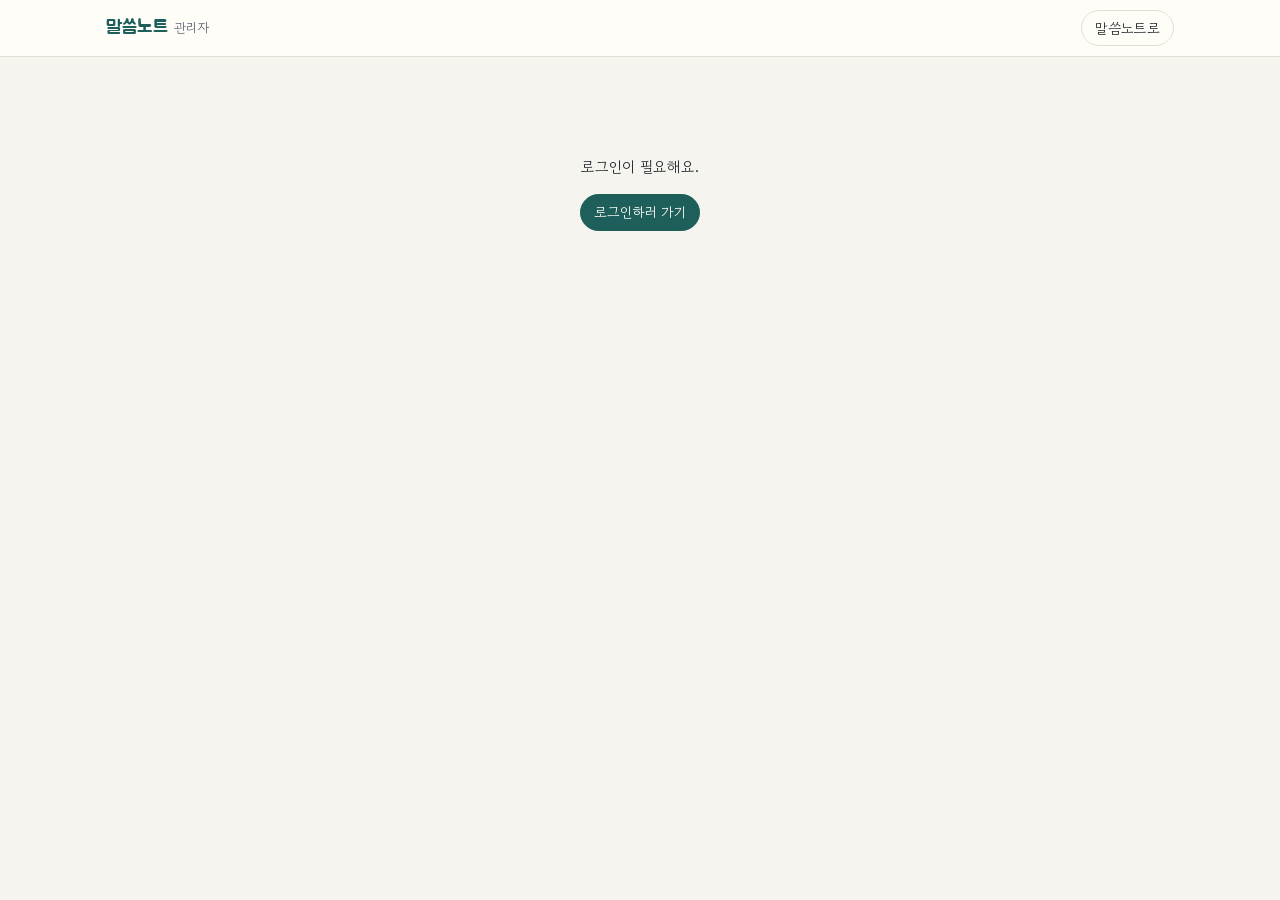
<file: admin.html>
<!doctype html>
<html lang="ko"><head>
<meta charset="utf-8">
<meta name="viewport" content="width=device-width,initial-scale=1">
<title>말씀노트 관리</title>
<link rel="preconnect" href="https://fonts.googleapis.com">
<link rel="preconnect" href="https://fonts.gstatic.com" crossorigin>
<link rel="stylesheet" href="https://fonts.googleapis.com/css2?family=Gowun+Dodum&family=Jua&display=swap">
<script>try{var t=localStorage.getItem("qt-theme");if(t==="dark"||t==="light")document.documentElement.setAttribute("data-theme",t);}catch(e){}</script>
<style>
:root{--bg:#f6f4ef;--paper:#fffdf8;--ink:#1d2329;--sub:#5b6570;--line:#e3ddd1;--accent:#1f5f5b;--accent-soft:#e3efec;--red:#c0362c;--red-soft:#fbe9e6;--gold:#a8741a;--gold-soft:#f8eed9;
  --shadow:0 1px 2px rgba(0,0,0,.04),0 6px 20px rgba(30,40,50,.06);--f-display:"Jua","Gowun Dodum",sans-serif;--f-body:"Gowun Dodum",system-ui,-apple-system,"Apple SD Gothic Neo","Malgun Gothic",sans-serif;color-scheme:light}
@media (prefers-color-scheme: dark){:root:not([data-theme="light"]){--bg:#15191d;--paper:#1d2227;--ink:#e7e3da;--sub:#9aa4ae;--line:#323a42;--accent:#6cc2b8;--accent-soft:#1f3634;--red:#ff7b6e;--red-soft:#3a2321;--gold:#e3b45a;--gold-soft:#3a3020;--shadow:none;color-scheme:dark}}
:root[data-theme="dark"]{--bg:#15191d;--paper:#1d2227;--ink:#e7e3da;--sub:#9aa4ae;--line:#323a42;--accent:#6cc2b8;--accent-soft:#1f3634;--red:#ff7b6e;--red-soft:#3a2321;--gold:#e3b45a;--gold-soft:#3a3020;--shadow:none;color-scheme:dark}
*{box-sizing:border-box}
body{margin:0;background:var(--bg);color:var(--ink);font-family:var(--f-body);font-size:15px;line-height:1.6;word-break:keep-all}
button,input,select,textarea{font:inherit;color:inherit}
.top{position:sticky;top:0;z-index:5;background:var(--paper);border-bottom:1px solid var(--line)}
.top .in{max-width:1100px;margin:0 auto;padding:10px 16px;display:flex;align-items:center;gap:12px}
.brand{font-family:var(--f-display);font-size:19px;color:var(--accent)}
.brand small{font-family:var(--f-body);color:var(--sub);font-size:13px;margin-left:6px}
.sp{flex:1}
main{max-width:1100px;margin:0 auto;padding:18px 16px 60px}
h2{font-family:var(--f-display);font-weight:400;font-size:20px;margin:28px 0 10px;display:flex;align-items:baseline;gap:8px}
h2 small{font-family:var(--f-body);font-size:13px;color:var(--sub)}
.card{background:var(--paper);border:1px solid var(--line);border-radius:14px;padding:16px;box-shadow:var(--shadow)}
.btn{border:1px solid var(--line);background:var(--paper);color:var(--ink);padding:6px 13px;border-radius:999px;font-size:14px;cursor:pointer;text-decoration:none;white-space:nowrap;display:inline-flex;align-items:center}
.btn:hover{border-color:var(--accent)}
.btn.primary{background:var(--accent);border-color:var(--accent);color:var(--paper)}
.btn.danger{color:var(--red);border-color:var(--red)}
.btn.armed{background:var(--red);color:var(--paper);border-color:var(--red)}
.btn:disabled{opacity:.45;cursor:default}
.stats{display:grid;grid-template-columns:repeat(auto-fit,minmax(140px,1fr));gap:10px}
.stat{background:var(--paper);border:1px solid var(--line);border-radius:14px;padding:12px 14px}
.stat b{display:block;font-family:var(--f-display);font-weight:400;font-size:28px;line-height:1.2;font-variant-numeric:tabular-nums}
.stat span{color:var(--sub);font-size:13.5px}
.stat.hot{border-color:var(--gold);background:var(--gold-soft)}
.pend{display:flex;flex-direction:column;gap:8px}
.prow{display:flex;align-items:center;gap:10px;flex-wrap:wrap;background:var(--paper);border:1px solid var(--gold);border-radius:12px;padding:10px 12px}
.prow .who{flex:1 1 200px;min-width:0}
.prow .who b{display:block}
.prow .who small{color:var(--sub);word-break:break-all}
.empty{color:var(--sub);background:var(--paper);border:1px dashed var(--line);border-radius:12px;padding:14px;text-align:center}
.tools{display:flex;gap:8px;flex-wrap:wrap;margin-bottom:10px}
.tools input,.tools select{border:1px solid var(--line);background:var(--paper);border-radius:999px;padding:6px 12px;font-size:14px}
.tools input{flex:1 1 200px;min-width:0}
.tbl{width:100%;border-collapse:collapse;font-size:14px}
.tbl th,.tbl td{text-align:left;padding:9px 8px;border-bottom:1px solid var(--line);vertical-align:middle}
.tbl th{font-weight:400;color:var(--sub);font-size:13px;white-space:nowrap}
.tbl td.num{font-variant-numeric:tabular-nums;text-align:right}
.tbl .acts{display:flex;gap:5px;flex-wrap:wrap;justify-content:flex-end}
.pill{display:inline-block;font-size:12px;border-radius:999px;padding:0 9px;line-height:1.75;white-space:nowrap}
.pill.approved{background:var(--accent-soft);color:var(--accent)}
.pill.pending{background:var(--gold-soft);color:var(--gold)}
.pill.rejected,.pill.suspended{background:var(--red-soft);color:var(--red)}
.pill.admin{background:var(--accent);color:var(--paper)}
.nm b{display:block}.nm small{color:var(--sub);word-break:break-all}
.tblwrap{overflow-x:auto}
@media (max-width:760px){
  .tbl thead{display:none}
  .tbl,.tbl tbody,.tbl tr,.tbl td{display:block;width:100%}
  .tbl tr{background:var(--paper);border:1px solid var(--line);border-radius:12px;padding:8px 10px;margin-bottom:8px}
  .tbl td{border:0;padding:3px 0}
  .tbl td.num{text-align:left}
  .tbl td[data-l]::before{content:attr(data-l)" ";color:var(--sub);font-size:12.5px}
  .tbl .acts{justify-content:flex-start;margin-top:6px}
}
.setgrid{display:flex;flex-direction:column;gap:14px}
.sw{display:flex;gap:10px;align-items:flex-start;cursor:pointer}
.sw input{accent-color:var(--accent);width:18px;height:18px;margin-top:3px}
.sw small{display:block;color:var(--sub);font-size:13px}
textarea{width:100%;border:1px solid var(--line);border-radius:10px;background:var(--bg);padding:8px 12px;min-height:70px;resize:vertical}
.msg{min-height:1.3em;color:var(--sub);font-size:13.5px;margin:6px 0 0}
.toast{position:fixed;left:50%;bottom:20px;transform:translateX(-50%);background:var(--ink);color:var(--paper);border-radius:12px;padding:10px 16px;font-size:14.5px;z-index:20;box-shadow:0 10px 30px rgba(0,0,0,.25);max-width:calc(100vw - 32px)}
.toast[hidden]{display:none}
.center{max-width:380px;margin:80px auto;text-align:center}
</style>
</head><body>
<header class="top"><div class="in"><span class="brand">말씀노트<small>관리자</small></span><span class="sp"></span><a class="btn" href="./">말씀노트로</a></div></header>
<main id="main"><div class="center">불러오는 중…</div></main>
<div class="toast" id="toast" hidden></div>
<script src="vendor/supabase.min.js"></script>
<script src="config.js"></script>
<script>
(function(){
"use strict";
var C=window.MN_CONFIG,sb=window.supabase.createClient(C.url,C.key),ME=null,ACC=[],STATS=null,SET={},filter={q:"",st:"all"};
var main=document.getElementById("main");
function esc(s){return String(s==null?"":s).replace(/[&<>"']/g,function(c){return{"&":"&amp;","<":"&lt;",">":"&gt;",'"':"&quot;","'":"&#39;"}[c];});}
function d(s){if(!s)return"";var t=new Date(s);return t.getFullYear()+". "+(t.getMonth()+1)+". "+t.getDate();}
var tt=0;function toast(m){var t=document.getElementById("toast");t.textContent=m;t.hidden=false;clearTimeout(tt);tt=setTimeout(function(){t.hidden=true;},2600);}
var STL={approved:"사용 중",pending:"승인 대기",rejected:"거절됨",suspended:"정지됨"};
function nameOf(id){var a=ACC.filter(function(x){return x.id===id;})[0];return a?a.display_name:"(알 수 없음)";}

async function load(){
  var r=await Promise.all([sb.from("accounts").select("*").order("created_at",{ascending:false}),sb.rpc("admin_stats"),sb.from("app_settings").select("key,value")]);
  if(r[0].error||r[1].error){main.innerHTML='<div class="center"><p>관리 정보를 불러오지 못했어요.</p></div>';return;}
  ACC=r[0].data||[];STATS=r[1].data||{};SET={};(r[2].data||[]).forEach(function(x){SET[x.key]=x.value;});draw();}

function draw(){
  var pend=ACC.filter(function(a){return a.status==="pending";}),pu=STATS.per_user||{};
  var h='<section class="stats">'+
    '<div class="stat"><b>'+(STATS.users||0)+'</b><span>전체 계정</span></div>'+
    '<div class="stat'+(pend.length?" hot":"")+'"><b>'+pend.length+'</b><span>승인 대기</span></div>'+
    '<div class="stat"><b>'+(STATS.entries||0)+'</b><span>말씀노트</span></div>'+
    '<div class="stat"><b>'+(STATS.prayers||0)+'</b><span>기도</span></div>'+
    '<div class="stat"><b>'+(STATS.groups||0)+'</b><span>나눔 그룹</span></div></section>';
  h+='<h2>가입 신청 <small>'+(SET.auto_approve===true?"지금은 자동 승인이 켜져 있어요":"승인해야 사이트를 쓸 수 있어요")+'</small></h2>';
  if(!pend.length)h+='<div class="empty">기다리는 가입 신청이 없어요.</div>';
  else{h+='<div class="pend">';pend.forEach(function(a){h+='<div class="prow"><div class="who"><b>'+esc(a.display_name)+'</b><small>'+esc(a.email)+' · '+d(a.created_at)+' 신청</small></div>'+
    '<button class="btn primary" data-a="approve" data-id="'+a.id+'">승인</button><button class="btn" data-a="reject" data-id="'+a.id+'">거절</button></div>';});h+='</div>';}
  if(pend.length>1)h+='<p><button class="btn" id="approve-all">대기 중 '+pend.length+'명 모두 승인</button></p>';

  h+='<h2>사용자 <small>'+ACC.length+'명</small></h2><div class="tools"><input type="search" id="q" placeholder="이름이나 이메일로 찾기" value="'+esc(filter.q)+'"><select id="st">'+
    [["all","모든 상태"],["approved","사용 중"],["pending","승인 대기"],["suspended","정지됨"],["rejected","거절됨"]].map(function(o){return '<option value="'+o[0]+'"'+(filter.st===o[0]?" selected":"")+'>'+o[1]+'</option>';}).join("")+'</select></div>';
  var list=ACC.filter(function(a){var q=filter.q.trim().toLowerCase();return (filter.st==="all"||a.status===filter.st)&&(!q||(a.display_name+" "+a.email).toLowerCase().indexOf(q)>=0);});
  h+='<div class="tblwrap"><table class="tbl"><thead><tr><th>이름</th><th>상태</th><th>가입일</th><th>최근 접속</th><th style="text-align:right">말씀</th><th style="text-align:right">기도</th><th style="text-align:right">그룹</th><th></th></tr></thead><tbody>';
  list.forEach(function(a){var s=pu[a.id]||{},self=a.id===ME,acts="";
    if(!self){
      if(a.status!=="approved")acts+='<button class="btn primary" data-a="approve" data-id="'+a.id+'">'+(a.status==="pending"?"승인":"다시 사용")+'</button>';
      if(a.status==="approved")acts+='<button class="btn" data-a="suspend" data-id="'+a.id+'">정지</button>';
      if(a.status==="approved")acts+=a.role==="admin"?'<button class="btn" data-a="demote" data-id="'+a.id+'">관리자 해제</button>':'<button class="btn" data-a="promote" data-id="'+a.id+'">관리자로</button>';
      acts+='<button class="btn danger" data-a="delete" data-id="'+a.id+'">삭제</button>';
    }else acts='<small style="color:var(--sub)">나</small>';
    h+='<tr><td class="nm"><b>'+esc(a.display_name)+(a.role==="admin"?' <span class="pill admin">관리자</span>':'')+'</b><small>'+esc(a.email)+'</small></td>'+
      '<td data-l="상태"><span class="pill '+a.status+'">'+STL[a.status]+'</span></td><td data-l="가입">'+d(a.created_at)+'</td><td data-l="최근 접속">'+(d(s.last_sign_in)||"-")+'</td>'+
      '<td class="num" data-l="말씀">'+(s.entries||0)+'</td><td class="num" data-l="기도">'+(s.prayers||0)+'</td><td class="num" data-l="그룹">'+(s.groups||0)+'</td><td><div class="acts">'+acts+'</div></td></tr>';});
  if(!list.length)h+='<tr><td colspan="8" style="color:var(--sub)">맞는 사용자가 없어요.</td></tr>';
  h+='</tbody></table></div>';

  var gl=STATS.groups_list||[],JM={open:"누구나 참여",approve:"승인 후 참여",code:"코드로 참여"};
  h+='<h2>나눔 그룹 <small>'+gl.length+'개</small></h2>';
  if(!gl.length)h+='<div class="empty">아직 만든 그룹이 없어요.</div>';
  else{h+='<div class="tblwrap"><table class="tbl"><thead><tr><th>그룹</th><th>그룹장</th><th>가입 방식</th><th style="text-align:right">멤버</th><th>만든 날</th><th></th></tr></thead><tbody>';
    gl.forEach(function(g){h+='<tr><td class="nm"><b>'+esc(g.name||"(이름 없음)")+'</b></td><td data-l="그룹장">'+esc(nameOf(g.owner))+'</td><td data-l="방식">'+(JM[g.mode]||g.mode)+'</td><td class="num" data-l="멤버">'+g.members+'</td><td data-l="만든 날">'+d(g.created_at)+'</td><td><div class="acts"><button class="btn danger" data-a="gdel" data-id="'+esc(g.id)+'">그룹 삭제</button></div></td></tr>';});
    h+='</tbody></table></div>';}

  h+='<h2>사이트 설정</h2><section class="card setgrid">'+
    '<label class="sw"><input type="checkbox" id="s-auto"'+(SET.auto_approve===true?" checked":"")+'><span>새 가입을 자동으로 승인<small>끄면 관리자가 승인해야 쓸 수 있어요. (권장: 끄기)</small></span></label>'+
    '<label class="sw"><input type="checkbox" id="s-open"'+(SET.signup_open!==false?" checked":"")+'><span>새 가입 받기<small>끄면 로그인 화면에서 가입하기가 사라지고, 새 계정을 만들 수 없어요.</small></span></label>'+
    '<div><label for="s-notice" style="font-size:13.5px;color:var(--sub)">공지 문구 <small>로그인 화면과 앱 위쪽에 한 번 보여요. 비우면 보이지 않아요.</small></label><textarea id="s-notice" maxlength="300">'+esc(typeof SET.notice==="string"?SET.notice:"")+'</textarea>'+
    '<button class="btn primary" id="s-save-notice" style="margin-top:8px">공지 저장</button></div><p class="msg" id="s-msg"></p></section>';
  main.innerHTML=h;wire();}

function wire(){
  var q=document.getElementById("q");q.addEventListener("input",function(){filter.q=q.value;var p=q.selectionStart;draw();var n=document.getElementById("q");n.focus();n.setSelectionRange(p,p);});
  document.getElementById("st").addEventListener("change",function(e){filter.st=e.target.value;draw();});
  main.querySelectorAll("[data-a]").forEach(function(b){b.addEventListener("click",function(){act(b.getAttribute("data-a"),b.getAttribute("data-id"),b);});});
  var all=document.getElementById("approve-all");if(all)all.addEventListener("click",async function(){all.disabled=true;
    var r=await sb.from("accounts").update({status:"approved",approved_at:new Date().toISOString(),approved_by:ME}).eq("status","pending");toast(r.error?"승인하지 못했어요.":"모두 승인했어요.");load();});
  document.getElementById("s-auto").addEventListener("change",function(e){saveSet("auto_approve",e.target.checked);});
  document.getElementById("s-open").addEventListener("change",function(e){saveSet("signup_open",e.target.checked);});
  document.getElementById("s-save-notice").addEventListener("click",function(){saveSet("notice",document.getElementById("s-notice").value.trim());});}

async function saveSet(k,v){var r=await sb.from("app_settings").upsert({key:k,value:v,updated_at:new Date().toISOString()});
  document.getElementById("s-msg").textContent=r.error?"저장하지 못했어요.":"저장했어요.";if(!r.error)SET[k]=v;}

function arm(b,label,fn){if(b.classList.contains("armed")){fn();return;}var o=b.textContent;b.classList.add("armed");b.textContent=label;setTimeout(function(){b.classList.remove("armed");b.textContent=o;},3500);}
async function upd(id,patch,msg){var r=await sb.from("accounts").update(patch).eq("id",id);toast(r.error?"바꾸지 못했어요.":msg);load();}
function act(a,id,b){var n=nameOf(id);
  if(a==="approve")upd(id,{status:"approved",approved_at:new Date().toISOString(),approved_by:ME},n+"님을 승인했어요.");
  else if(a==="reject")arm(b,"정말 거절",function(){upd(id,{status:"rejected"},n+"님의 가입을 거절했어요.");});
  else if(a==="suspend")arm(b,"정말 정지",function(){upd(id,{status:"suspended"},n+"님을 정지했어요.");});
  else if(a==="promote")arm(b,"관리자로 지정",function(){upd(id,{role:"admin"},n+"님을 관리자로 지정했어요.");});
  else if(a==="demote")upd(id,{role:"user"},n+"님의 관리자 권한을 해제했어요.");
  else if(a==="delete")arm(b,"기록까지 모두 삭제",async function(){var r=await sb.rpc("admin_delete_user",{p_uid:id});toast(r.error?"삭제하지 못했어요.":n+"님의 계정과 기록을 삭제했어요.");load();});
  else if(a==="gdel")arm(b,"정말 삭제",async function(){var r=await sb.from("groups").delete().eq("id",id);toast(r.error?"삭제하지 못했어요.":"그룹을 삭제했어요.");load();});}

(async function(){
  var s=await sb.auth.getSession(),u=s.data.session&&s.data.session.user;
  if(!u){main.innerHTML='<div class="center"><p>로그인이 필요해요.</p><a class="btn primary" href="./">로그인하러 가기</a></div>';return;}
  ME=u.id;var me=await sb.from("accounts").select("role,status").eq("id",ME).maybeSingle();
  if(!me.data||me.data.role!=="admin"||me.data.status!=="approved"){main.innerHTML='<div class="center"><p>관리자만 볼 수 있는 페이지예요.</p><a class="btn" href="./">말씀노트로</a></div>';return;}
  await load();
  var t=0;sb.channel("adm").on("postgres_changes",{event:"*",schema:"public",table:"accounts"},function(){clearTimeout(t);t=setTimeout(function(){if(!document.querySelector(".btn.armed")&&document.activeElement.id!=="s-notice")load();},500);}).subscribe();
})();
})();
</script>
</body></html>
</file>
<file: mn.css>
/* 로그인 화면 · 설정 추가분 · 공지 띠 (앱의 색 토큰을 그대로 씀) */
html.mnlocked body{overflow:hidden}
.mngate{position:fixed;inset:0;z-index:100;background:var(--bg);display:flex;align-items:center;justify-content:center;padding:24px 16px;overflow:auto}
.mngate[hidden]{display:none}
.mnbox{width:100%;max-width:380px;background:var(--paper);border:1px solid var(--line);border-radius:18px;padding:28px 24px 22px;box-shadow:var(--shadow);margin:auto}
@media (max-width:420px){.mnbox{padding:24px 18px 18px}}
.mnlogo{text-align:center;margin-bottom:18px}
.mnmark{display:block;font-family:var(--f-display);font-size:32px;color:var(--accent);line-height:1.2}
.mnlogo small{color:var(--sub);font-size:13.5px;letter-spacing:.08em}
.mnform{display:flex;flex-direction:column}
.mnform label{font-size:13.5px;color:var(--sub);margin:12px 0 4px}
.mnform input,.mnset input[type=text],.mnset input[type=password]{width:100%;border:1px solid var(--line);border-radius:10px;background:var(--bg);color:var(--ink);padding:10px 12px;font-size:16px;font-family:var(--f-body)}
.mnform input:focus,.mnset input:focus{outline:2px solid var(--accent);outline-offset:1px}
.mnbig{margin-top:18px;padding:11px 14px;font-size:16px;font-family:var(--f-display)}
.mnmsg{min-height:1.4em;margin:10px 0 0;font-size:14px;color:var(--red);text-align:center}
.mnhint{font-size:13px;color:var(--sub);margin:10px 0 0;text-align:center}
.mnform .mnhint:first-child{margin:0 0 4px;text-align:left;font-size:14.5px}
.mnlinks{display:flex;flex-direction:column;align-items:center;gap:6px;margin-top:14px;padding-top:14px;border-top:1px dashed var(--line);font-size:14px;color:var(--sub)}
.mnlinks button{border:0;background:none;color:var(--accent);font:inherit;cursor:pointer;padding:4px 6px;text-decoration:underline;text-underline-offset:3px}
.mnstate{text-align:center}
.mnstate b{display:block;font-family:var(--f-display);font-weight:400;font-size:20px;color:var(--ink);margin-bottom:6px}
.mnstate p{color:var(--sub);margin:6px 0;font-size:15px}
.mnstate .mnwho{font-size:13.5px}
.mnstate .mnrow{justify-content:center;margin-top:14px}
.mnnotice{background:var(--accent-soft);color:var(--ink);border-left:4px solid var(--accent);border-radius:10px;padding:10px 12px;font-size:14.5px;margin:0 0 6px;white-space:pre-wrap}
/* 설정 창 추가분 */
.mnset .f{display:block;font-size:13px;color:var(--sub);margin:10px 0 4px}
.mnrow{display:flex;gap:8px;align-items:center;flex-wrap:wrap}
.mnrow input{flex:1 1 160px;min-width:0}
.mnrow .btn{flex:0 0 auto;text-decoration:none}
.mnacts{margin-top:14px}
.mnfile{display:block;width:100%;margin:8px 0;font-size:14px;color:var(--sub)}
.mnprev{display:flex;flex-direction:column;gap:2px;border:1px solid var(--accent);background:var(--accent-soft);border-radius:10px;padding:8px 12px;margin:6px 0 8px;font-size:14px}
.mnprev b{font-weight:700;word-break:break-all}
.mnprev span{color:var(--sub)}
.mnchk{display:flex;gap:8px;align-items:center;font-size:14px;color:var(--ink);margin:6px 0 10px;cursor:pointer}
.mnchk input{accent-color:var(--accent);width:16px;height:16px}
/* 공지 띠 */
.mnbar{position:fixed;left:50%;top:calc(env(safe-area-inset-top,0px) + 10px);transform:translateX(-50%);z-index:70;max-width:min(560px,calc(100vw - 32px));display:flex;align-items:flex-start;gap:10px;background:var(--paper);color:var(--ink);border:1px solid var(--accent);border-left-width:4px;border-radius:12px;padding:10px 10px 10px 14px;box-shadow:0 10px 30px rgba(0,0,0,.18);font-size:14.5px;white-space:pre-wrap}
.mnbar button{flex:0 0 auto;border:0;background:none;color:var(--sub);font-size:20px;line-height:1;cursor:pointer;padding:0 4px}

/* 달력 년·월 고르기 */
h1 .calt{all:unset;cursor:pointer;display:inline-flex;align-items:center;gap:6px;font:inherit;color:inherit;border-radius:10px;padding:0 4px;margin:0 -4px}
h1 .calt::after{content:"";width:9px;height:9px;border-right:2.5px solid var(--sub);border-bottom:2.5px solid var(--sub);transform:translateY(-4px) rotate(45deg);margin-left:4px;transition:transform .2s}
h1 .calt[aria-expanded="true"]::after{transform:translateY(2px) rotate(-135deg)}
h1 .calt:hover{background:var(--accent-soft)}
h1 .calt:focus-visible{outline:2px solid var(--accent);outline-offset:2px}
.ympick{position:fixed;z-index:65;width:260px;background:var(--paper);color:var(--ink);border:1px solid var(--line);border-radius:16px;box-shadow:0 14px 40px rgba(0,0,0,.18);padding:12px 12px 10px}
.ympick h4{margin:0 0 8px;font-family:var(--f-display);font-weight:400;font-size:15px;color:var(--accent);text-align:center}
.ymwrap{position:relative;display:grid;grid-template-columns:1.2fr 1fr;gap:6px;height:200px}
.ymwrap::before{content:"";position:absolute;left:0;right:0;top:80px;height:40px;border-radius:10px;background:var(--accent-soft);pointer-events:none}
.ymwrap::after{content:"";position:absolute;inset:0;pointer-events:none;background:linear-gradient(var(--paper),transparent 30%,transparent 70%,var(--paper))}
.ymcol{position:relative;height:200px;overflow-y:auto;scroll-snap-type:y mandatory;scrollbar-width:none;overscroll-behavior:contain;border-radius:10px;-webkit-overflow-scrolling:touch}
.ymcol::-webkit-scrollbar{display:none}
.ymcol:focus-visible{outline:2px solid var(--accent);outline-offset:-2px}
.ymcol .pad{height:80px}
.ymi{height:40px;display:flex;align-items:center;justify-content:center;scroll-snap-align:center;font-size:17px;color:var(--sub);cursor:pointer;font-variant-numeric:tabular-nums;user-select:none;-webkit-user-select:none;transition:color .15s,font-size .15s}
.ymi.on{color:var(--ink);font-family:var(--f-display);font-size:20px}
.ymact{display:flex;gap:8px;margin-top:10px}
.ymact .btn{flex:1}
@media (max-width:600px){
  .ympick{left:0!important;right:0;top:auto!important;bottom:0;width:auto;border-radius:18px 18px 0 0;padding:14px 16px calc(14px + env(safe-area-inset-bottom,0px))}
  .ymback{position:fixed;inset:0;z-index:64;background:rgba(0,0,0,.3)}
}
.mep-act{flex-wrap:wrap}
</file>
